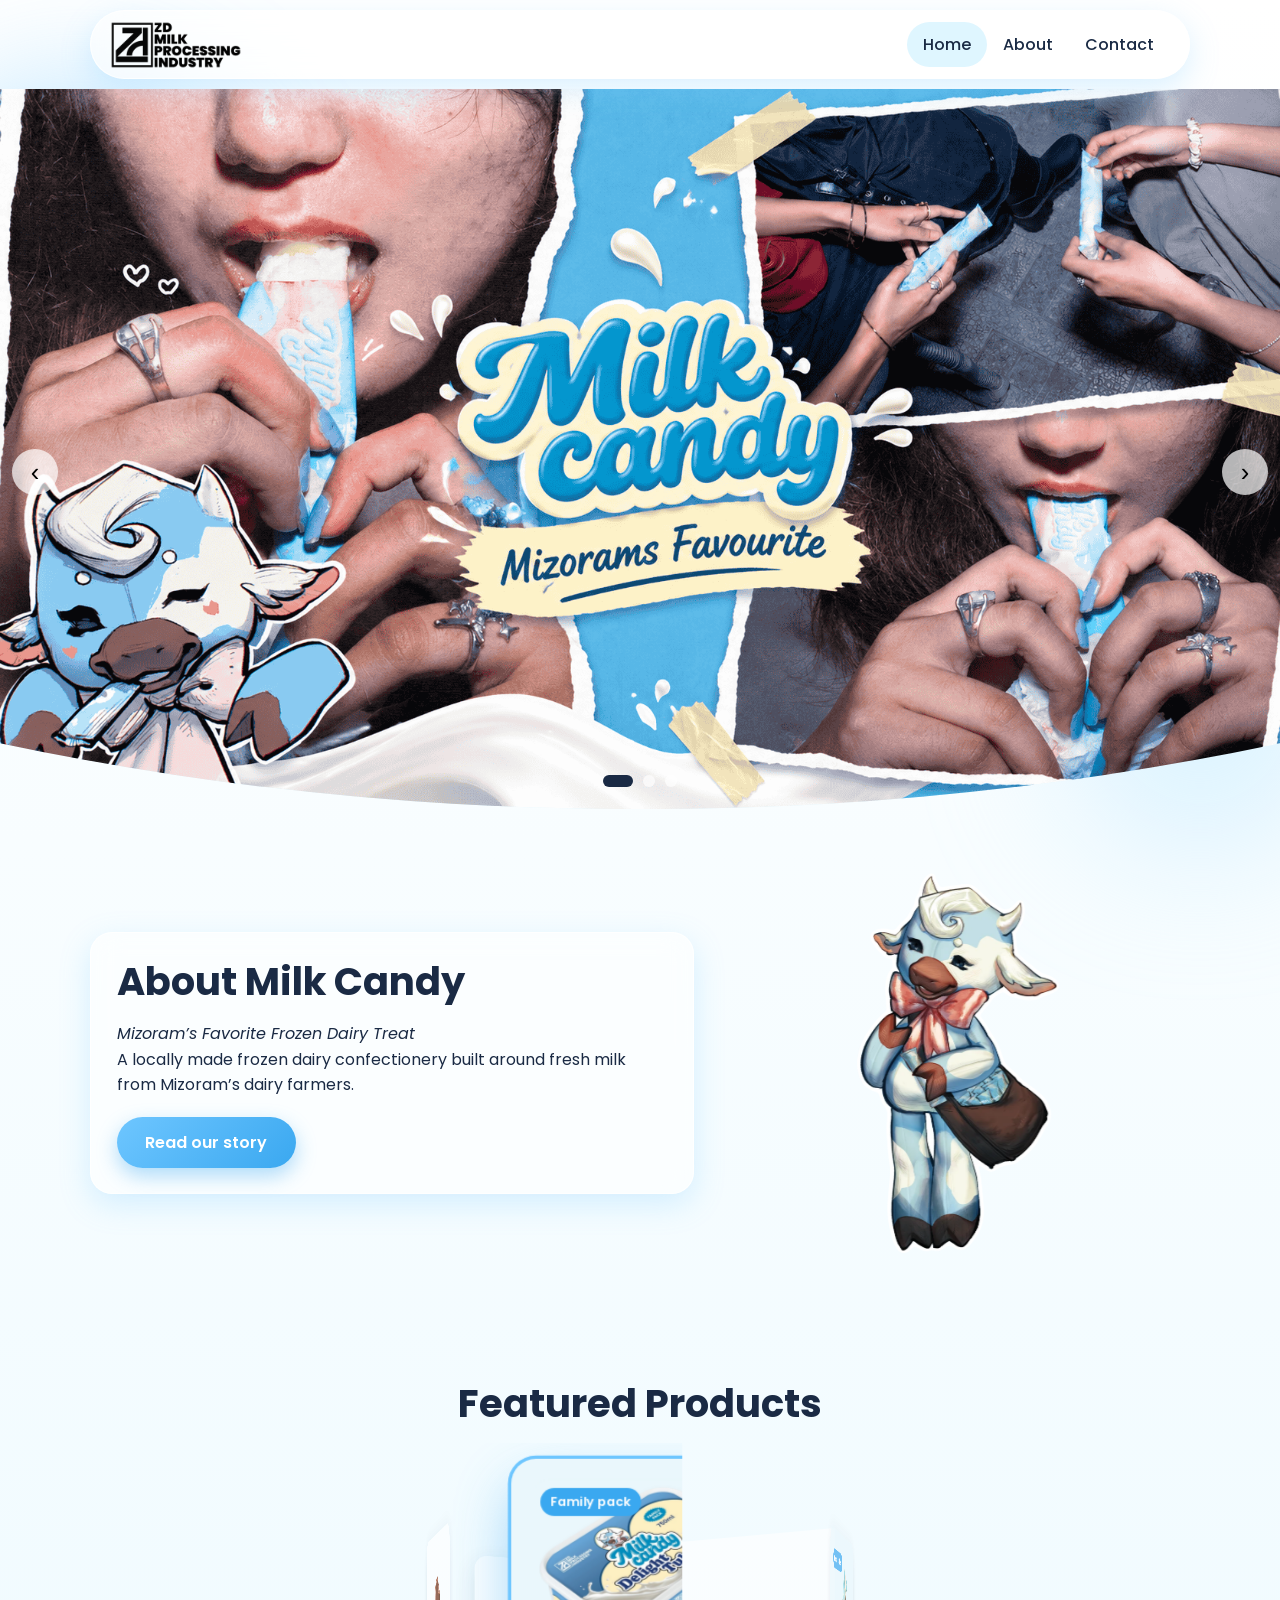
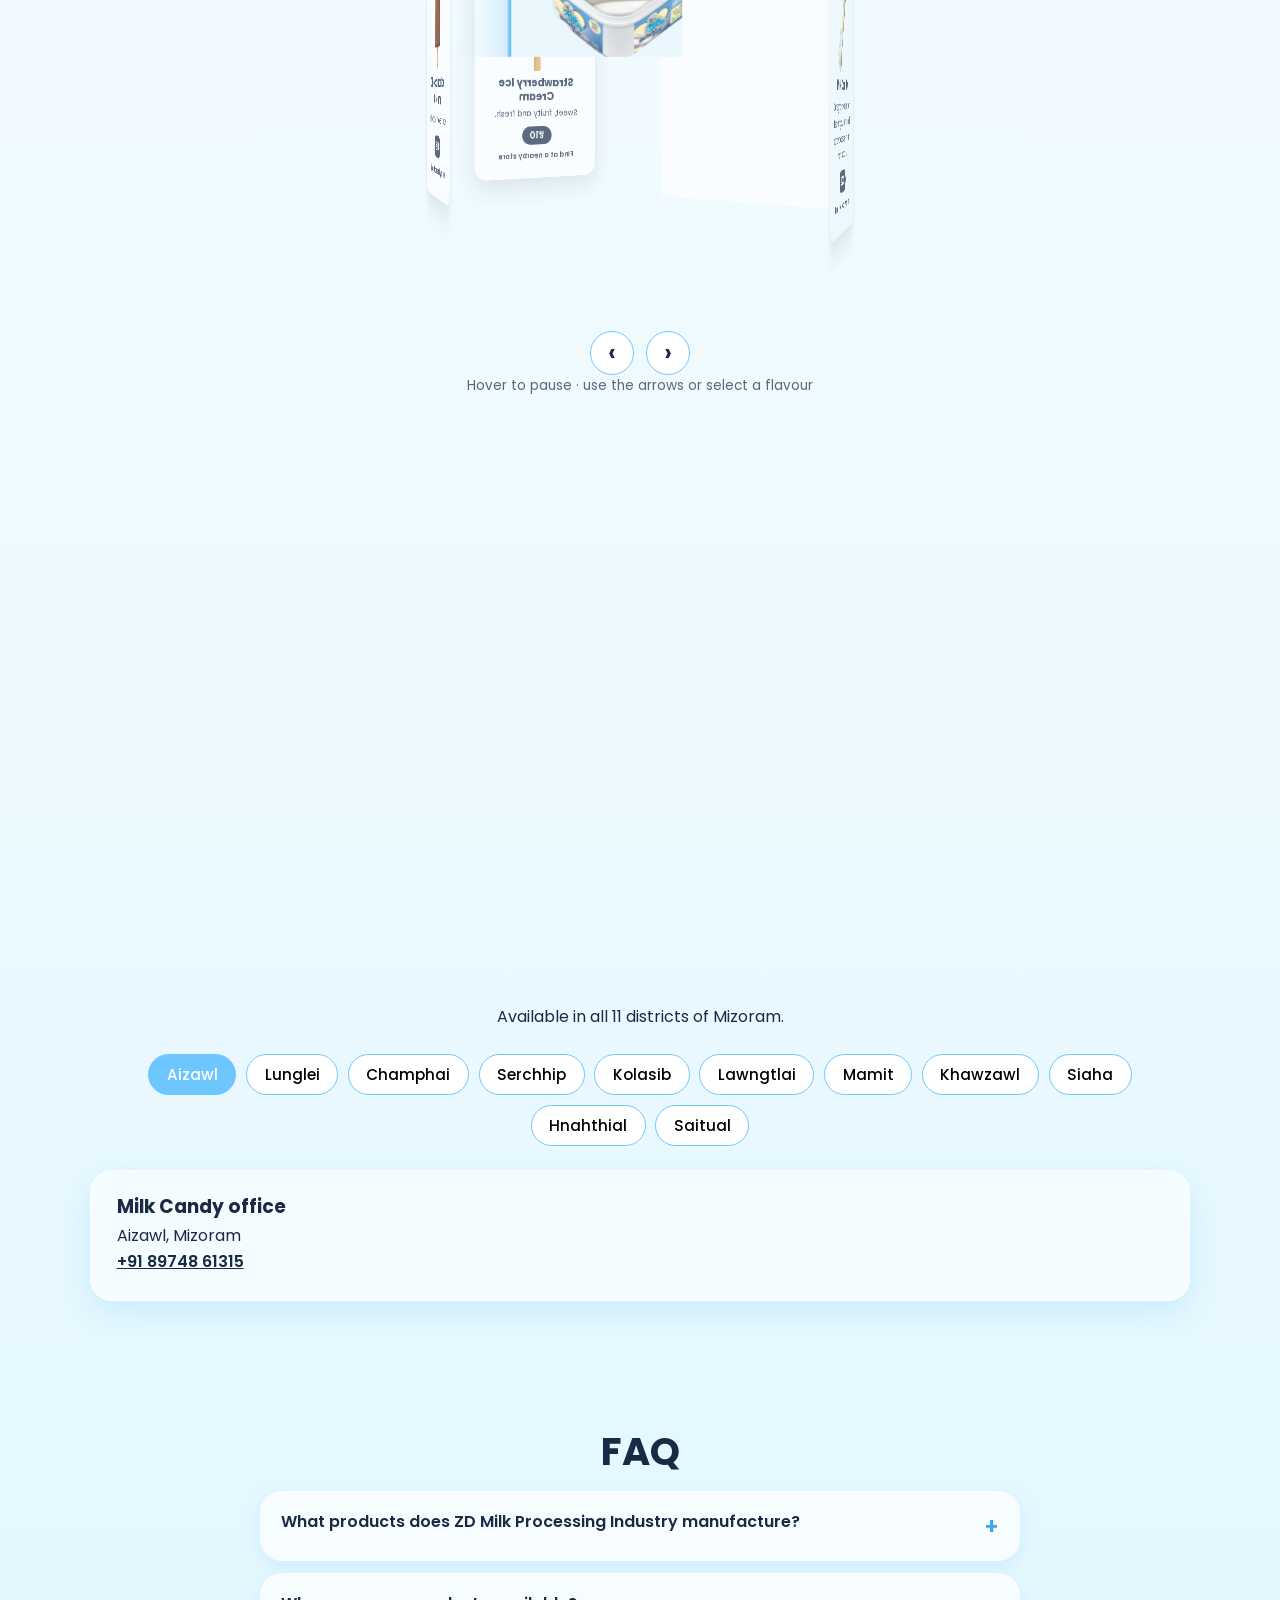
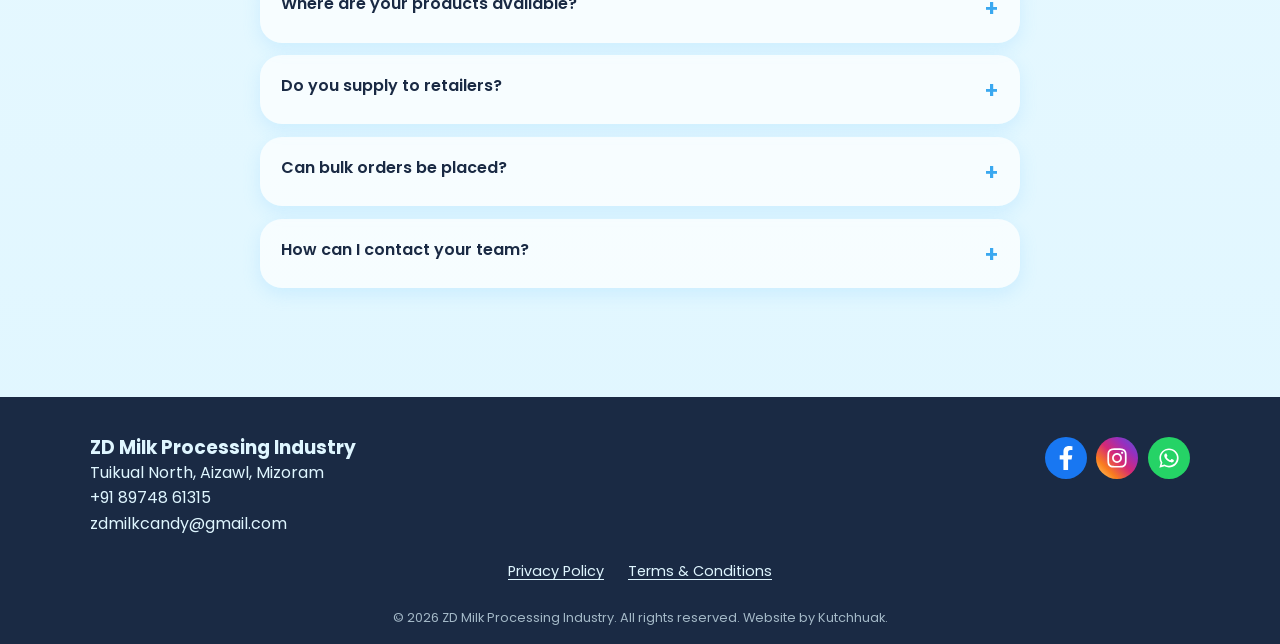
<file: index.html>
<!DOCTYPE html>
<html lang="en">
  <head>
    <meta charset="utf-8">
    <meta name="viewport" content="width=device-width, initial-scale=1">
    <title>Milk Candy Ice Cream in Mizoram | ZD Milk Processing Industry</title>
    <meta
      name="description"
      content="Discover Milk Candy ice cream, family tubs and classic flavours made by ZD Milk Processing Industry in Aizawl, Mizoram."
    >
    <meta name="robots" content="index, follow, max-image-preview:large">
    <link rel="canonical" href="https://zdmilk.in/">
    <meta property="og:type" content="website">
    <meta property="og:site_name" content="ZD Milk Processing Industry">
    <meta property="og:locale" content="en_IN">
    <meta property="og:title" content="Milk Candy Ice Cream in Mizoram | ZD Milk Processing Industry">
    <meta
      property="og:description"
      content="Discover Milk Candy ice cream, family tubs and classic flavours made by ZD Milk Processing Industry in Aizawl, Mizoram."
    >
    <meta property="og:url" content="https://zdmilk.in/">
    <meta property="og:image" content="https://zdmilk.in/image/mk.png">
    <meta property="og:image:width" content="1200">
    <meta property="og:image:height" content="630">
    <meta property="og:image:alt" content="ZD Milk Processing Industry product image">
    <meta name="twitter:card" content="summary_large_image">
    <meta name="twitter:title" content="Milk Candy Ice Cream in Mizoram | ZD Milk Processing Industry">
    <meta
      name="twitter:description"
      content="Discover Milk Candy ice cream, family tubs and classic flavours made by ZD Milk Processing Industry in Aizawl, Mizoram."
    >
    <meta name="twitter:image" content="https://zdmilk.in/image/mk.png">
    <link rel="icon" type="image/png" href="image/favicon.png">
    <link rel="apple-touch-icon" href="image/apple-touch-icon.png">
    <meta name="theme-color" content="#8CC8EC">
    <link rel="preconnect" href="https://fonts.googleapis.com">
    <link rel="preconnect" href="https://fonts.gstatic.com" crossorigin>
    <link
      href="https://fonts.googleapis.com/css2?family=Inter:wght@400;500;600&family=Plus+Jakarta+Sans:wght@400;500;600;700;800&family=Poppins:wght@400;500;600;700&display=swap"
      rel="stylesheet"
    >
    <link rel="stylesheet" href="style.css">
    <script type="application/ld+json">
      {
        "@context": "https://schema.org",
        "@graph": [
          {
            "@type": "LocalBusiness",
            "@id": "https://zdmilk.in/#business",
            "name": "ZD Milk Processing Industry",
            "description": "Ice cream manufacturer in Aizawl, Mizoram, and makers of Milk Candy ice cream.",
            "url": "https://zdmilk.in/",
            "logo": "https://zdmilk.in/image/logo.png",
            "image": "https://zdmilk.in/image/mk.png",
            "telephone": "+918974861315",
            "email": "zdmilkcandy@gmail.com",
            "priceRange": "INR 10-150",
            "address": {
              "@type": "PostalAddress",
              "streetAddress": "Tuikual North",
              "addressLocality": "Aizawl",
              "addressRegion": "Mizoram",
              "addressCountry": "IN"
            },
            "areaServed": {
              "@type": "AdministrativeArea",
              "name": "Mizoram"
            },
            "openingHoursSpecification": [
              {
                "@type": "OpeningHoursSpecification",
                "dayOfWeek": [
                  "Monday",
                  "Tuesday",
                  "Wednesday",
                  "Thursday",
                  "Friday"
                ],
                "opens": "09:00",
                "closes": "18:00"
              }
            ]
          },
          {
            "@type": "ItemList",
            "name": "Milk Candy ice cream range",
            "itemListElement": [
              {
                "@type": "ListItem",
                "position": 1,
                "item": {
                  "@type": "Product",
                  "name": "Delight Tub",
                  "image": "https://zdmilk.in/image/tub.webp",
                  "description": "Milk Candy ice cream in a 750ml family tub.",
                  "brand": {
                    "@type": "Brand",
                    "name": "Milk Candy"
                  },
                  "offers": {
                    "@type": "Offer",
                    "price": "150",
                    "priceCurrency": "INR",
                    "url": "https://zdmilk.in/#products"
                  }
                }
              },
              {
                "@type": "ListItem",
                "position": 2,
                "item": {
                  "@type": "Product",
                  "name": "Milk Candy",
                  "image": "https://zdmilk.in/image/milk-candy.png",
                  "description": "Signature ice cream featuring milk candy pieces in a creamy vanilla base.",
                  "brand": {
                    "@type": "Brand",
                    "name": "Milk Candy"
                  },
                  "offers": {
                    "@type": "Offer",
                    "price": "20",
                    "priceCurrency": "INR",
                    "url": "https://zdmilk.in/#products"
                  }
                }
              },
              {
                "@type": "ListItem",
                "position": 3,
                "item": {
                  "@type": "Product",
                  "name": "Vanilla Ice Cream",
                  "image": "https://zdmilk.in/image/vanilla.jpg",
                  "description": "Smooth and creamy vanilla ice cream.",
                  "brand": {
                    "@type": "Brand",
                    "name": "Milk Candy"
                  },
                  "offers": {
                    "@type": "Offer",
                    "price": "10",
                    "priceCurrency": "INR",
                    "url": "https://zdmilk.in/#products"
                  }
                }
              },
              {
                "@type": "ListItem",
                "position": 4,
                "item": {
                  "@type": "Product",
                  "name": "Strawberry Ice Cream",
                  "image": "https://zdmilk.in/image/strawberry.jpg",
                  "description": "Sweet, fruity and fresh strawberry ice cream.",
                  "brand": {
                    "@type": "Brand",
                    "name": "Milk Candy"
                  },
                  "offers": {
                    "@type": "Offer",
                    "price": "10",
                    "priceCurrency": "INR",
                    "url": "https://zdmilk.in/#products"
                  }
                }
              },
              {
                "@type": "ListItem",
                "position": 5,
                "item": {
                  "@type": "Product",
                  "name": "Chocolate Ice Cream",
                  "image": "https://zdmilk.in/image/chocolate.jpg",
                  "description": "Rich cocoa in every bite.",
                  "brand": {
                    "@type": "Brand",
                    "name": "Milk Candy"
                  },
                  "offers": {
                    "@type": "Offer",
                    "price": "10",
                    "priceCurrency": "INR",
                    "url": "https://zdmilk.in/#products"
                  }
                }
              }
            ]
          }
        ]
      }
    </script>
  </head>
  <body data-page="home">
    <div class="blob b1"></div>
    <div class="blob b2"></div>

    <div id="loader">
      <img class="loading-mascot" src="image/mascot-full.webp" alt="ZD Milk mascot loading">
    </div>
    <div id="prog"></div>

    <header class="nav glass">
      <a class="logo" href="index.html">
        <img src="image/logo.png" alt="ZD Milk Processing Industry">
      </a>
      <button id="burger" aria-label="Menu">☰</button>
      <nav id="menu">
        <a href="index.html" data-p="home">Home</a>
        <a href="about.html" data-p="about">About</a>
        <a href="contact.html" data-p="contact">Contact</a>
      </nav>
    </header>

    <main>
      <section class="hero" id="hero" aria-label="Milk Candy banners">

         <div class="slide">
          <img
            data-src="image/mk.png"
            alt="Milk Candy, Mizoram's favourite"
          >
        </div>
        <div
          class="slide on"
        >
          <img
            data-src="image/vurbawm.png"
            alt="Milk Candy ice cream collection"
          >
        </div>
        <div class="slide slide-tub">
          <img
            data-src="image/dtub.png"
            alt="Milk Candy family tub"
          >
          <div class="slide-caption">
            <p class="slide-eyebrow">A Taste of Happiness</p>
            <h1>
              A Little<br>
              <span>More Delight</span><br>
              in Every Scoop.
            </h1>
            <h3>Freshness. Creaminess. Happiness.</h3>
            <p>
              Enjoy the irresistible taste of Milk Candy Delight Tub, crafted
              to bring a little extra sweetness to every moment shared with
              family and friends.
            </p>
            <div class="slide-actions">
              <a class="slide-primary" href="#products">Explore Our Products</a>
              <a class="slide-secondary" href="about.html">Learn More</a>
            </div>
          </div>
        </div>
       
        <button class="ar l" id="pv">‹</button>
        <button class="ar r" id="nx">›</button>
        <div class="dots" id="dots"></div>
      </section>

      <section class="sec wrap intro">
        <div class="card glass rv">
          <h2>About Milk Candy</h2>
          <p>
          <i>Mizoram’s Favorite Frozen Dairy Treat</i></br>
A locally made frozen dairy confectionery built around fresh
milk from Mizoram’s dairy farmers.
          </p>
          <a class="btn" href="about.html">Read our story</a>
        </div>
        <figure class="illus mascot rv" tabindex="0">
          <img src="image/mascot-full.webp" alt="Milk Candy mascot">
          <figcaption>Want some Milk Candy?</figcaption>
        </figure>
      </section>

      <section class="sec" id="products">
        <div class="wrap">
          <h2 class="ct rv">Featured Products</h2>
        </div>
        <div class="stage" id="stage"></div>
        <div class="carousel-controls" aria-label="Featured product controls">
          <button type="button" id="product-prev" aria-label="Rotate products left">‹</button>
          <button type="button" id="product-next" aria-label="Rotate products right">›</button>
        </div>
        <p class="ct hint">
          Hover to pause · use the arrows or select a flavour
        </p>
      </section>

      <section class="sec wrap">
        <h2 class="ct rv">Why Choose Us</h2>
        <div class="grid">
          <div class="card glass rv">
            <b>✓</b>
            <h3>Quality Ingredients</h3>
            <p>Fresh milk and carefully chosen flavours.</p>
          </div>
          <div class="card glass rv">
            <b>✓</b>
            <h3>Hygienic Manufacturing</h3>
            <p>Clean, controlled production at every step.</p>
          </div>
          <div class="card glass rv">
            <b>✓</b>
            <h3>Fresh Daily Production</h3>
            <p>Made daily, delivered cold.</p>
          </div>
          <div class="card glass rv">
            <b>✓</b>
            <h3>Trusted in Mizoram</h3>
            <p>Loved by families and shops across the state.</p>
          </div>
          <div class="card glass rv">
            <b>✓</b>
            <h3>Customer Satisfaction</h3>
            <p>We listen and keep improving.</p>
          </div>
        </div>
      </section>

      <section class="sec wrap" id="distributors">
        <h2 class="ct rv">Find Your Distributor</h2>
        <p class="ct">
          Available in all 11 districts of Mizoram.
        </p>
        <div class="chips" id="chips"></div>
        <div class="dlist" id="dlist"></div>
      </section>

      <section class="sec wrap narrow">
        <h2 class="ct rv">FAQ</h2>
        <div class="fq">
          <button>
            What products does ZD Milk Processing Industry manufacture?<i>+</i>
          </button>
          <div class="fa">
            <p>
              We manufacture ice cream in four signature flavours: Vanilla,
              Chocolate, Strawberry and our special Milk Candy flavour. 
            </p>
          </div>
        </div>
        <div class="fq">
          <button>Where are your products available?<i>+</i></button>
          <div class="fa">
            <p>
              Through our distributors across all 11 districts of Mizoram. See
              the distributor section above.
            </p>
          </div>
        </div>
        <div class="fq">
          <button>Do you supply to retailers?<i>+</i></button>
          <div class="fa">
            <p>
              Yes. Retail shops, cafes and restaurants can stock our ice cream
              through a nearby distributor or directly from us.
            </p>
          </div>
        </div>
        <div class="fq">
          <button>Can bulk orders be placed?<i>+</i></button>
          <div class="fa">
            <p>
              Yes. Contact us with your quantity and delivery location and we
              will confirm availability and pricing.
            </p>
          </div>
        </div>
        <div class="fq">
          <button>How can I contact your team?<i>+</i></button>
          <div class="fa">
            <p>
              Call +91 89748 61315, email  zdmilkcandy@gmail.com or use the form on
              our Contact page.
            </p>
          </div>
        </div>
      </section>
    </main>

    <footer>
      <div class="wrap fgrid">
        <div>
          <h3>ZD Milk Processing Industry</h3>
          <p>Tuikual North, Aizawl, Mizoram</p>
          <p>+91 89748 61315</p>
          <p>zdmilkcandy@gmail.com</p>
        </div>
        <div class="soc">
          <a href="https://www.facebook.com/profile.php?id=61593426112956" aria-label="Facebook">
            <svg viewBox="0 0 320 512" aria-hidden="true" focusable="false"><path d="M279.14 288l14.22-92.66h-88.91v-60.13c0-25.35 12.42-50.06 52.24-50.06H297V6.26S260.43 0 225.36 0C152.77 0 105.47 44 105.47 123.92v71.42H25.62V288h79.85v224h98.98V288z"/></svg>
          </a>
          <a href="https://www.instagram.com/milkcandy.mizoram?utm_source=ig_web_button_share_sheet&amp;psln=ZDNlZDc0MzIxNw==" aria-label="Instagram">
            <svg viewBox="0 0 448 512" aria-hidden="true" focusable="false"><path d="M224.1 141c-63.6 0-114.9 51.3-114.9 114.9s51.3 114.9 114.9 114.9S339 319.5 339 255.9 287.7 141 224.1 141zm0 189.6c-41.2 0-74.7-33.5-74.7-74.7s33.5-74.7 74.7-74.7 74.7 33.5 74.7 74.7-33.5 74.7-74.7 74.7zm146.4-194.3c0 14.9-12 26.9-26.9 26.9s-26.9-12-26.9-26.9 12-26.9 26.9-26.9 26.9 12 26.9 26.9zm76.1 27.2c-1.7-35.9-9.9-67.7-36.2-93.9s-58-34.4-93.9-36.2c-37-2.1-147.9-2.1-184.9 0-35.9 1.7-67.7 9.9-93.9 36.1S3.3 127.5 1.6 163.4c-2.1 37-2.1 147.9 0 184.9 1.7 35.9 9.9 67.7 36.2 93.9s58 34.4 93.9 36.2c37 2.1 147.9 2.1 184.9 0 35.9-1.7 67.7-9.9 93.9-36.2s34.4-58 36.2-93.9c2.1-37 2.1-147.8 0-184.8zM398.8 388c-7.8 19.6-22.9 34.7-42.6 42.6-29.5 11.7-99.5 9-132.1 9s-102.7 2.6-132.1-9c-19.6-7.8-34.7-22.9-42.6-42.6-11.7-29.5-9-99.5-9-132.1s-2.6-102.7 9-132.1c7.8-19.6 22.9-34.7 42.6-42.6 29.5-11.7 99.5-9 132.1-9s102.7-2.6 132.1 9c19.6 7.8 34.7 22.9 42.6 42.6 11.7 29.5 9 99.5 9 132.1s2.7 102.7-9 132.1z"/></svg>
          </a>
          <a href="https://wa.me/918974861315" aria-label="WhatsApp">
            <svg viewBox="0 0 448 512" aria-hidden="true" focusable="false"><path d="M380.9 97.1C339 55.1 283.2 32 223.9 32 101.5 32 1.9 131.5 1.9 253.9c0 39.1 10.2 77.3 29.6 111L0 480l117.7-30.9c32.4 17.7 68.9 27 106.1 27h.1c122.3 0 224.1-99.6 224.1-222 0-59.3-25-115-67.1-157zm-157 341.6c-33.3 0-65.9-8.9-94.4-25.7l-6.8-4-69.8 18.3 18.6-68-4.4-7c-18.5-29.4-28.2-63.4-28.2-98.4C39 151.1 121.1 69 222.1 69c49 0 95 19.1 129.6 53.7 34.6 34.6 56.9 80.6 56.8 129.6 0 101.1-84.5 186.4-185.6 186.4zm101.7-139.8c-5.5-2.8-32.6-16.1-37.6-17.9-5-1.9-8.7-2.8-12.4 2.8-3.7 5.5-14.2 17.9-17.4 21.6-3.2 3.7-6.4 4.2-11.9 1.4-32.4-16.2-53.6-28.9-75-65.5-5.7-9.8 5.7-9.1 16.2-30.3 1.8-3.7.9-6.9-.5-9.7-1.4-2.8-12.4-29.8-17-40.8-4.5-10.7-9.1-9.3-12.4-9.5-3.2-.2-6.9-.2-10.6-.2s-9.7 1.4-14.7 6.9c-5 5.5-19.3 18.9-19.3 46s19.8 53.4 22.5 57.1c2.8 3.7 38.9 59.4 94.2 83.3 35 15.1 48.7 16.4 66.2 13.8 10.6-1.6 32.6-13.3 37.2-26.2 4.6-12.9 4.6-23.9 3.2-26.2-1.4-2.3-5-3.7-10.6-6.5z"/></svg>
          </a>
        </div>
      </div>
      <nav class="legal-links" aria-label="Legal">
        <a href="privacy.html">Privacy Policy</a>
        <a href="terms.html">Terms &amp; Conditions</a>
      </nav>
      <p class="copy">© 2026 ZD Milk Processing Industry. All rights reserved. Website by Kutchhuak.</p>
    </footer>

    <button id="top" aria-label="Back to top">↑</button>
    <script src="main.js"></script>
  </body>
</html>
</file>
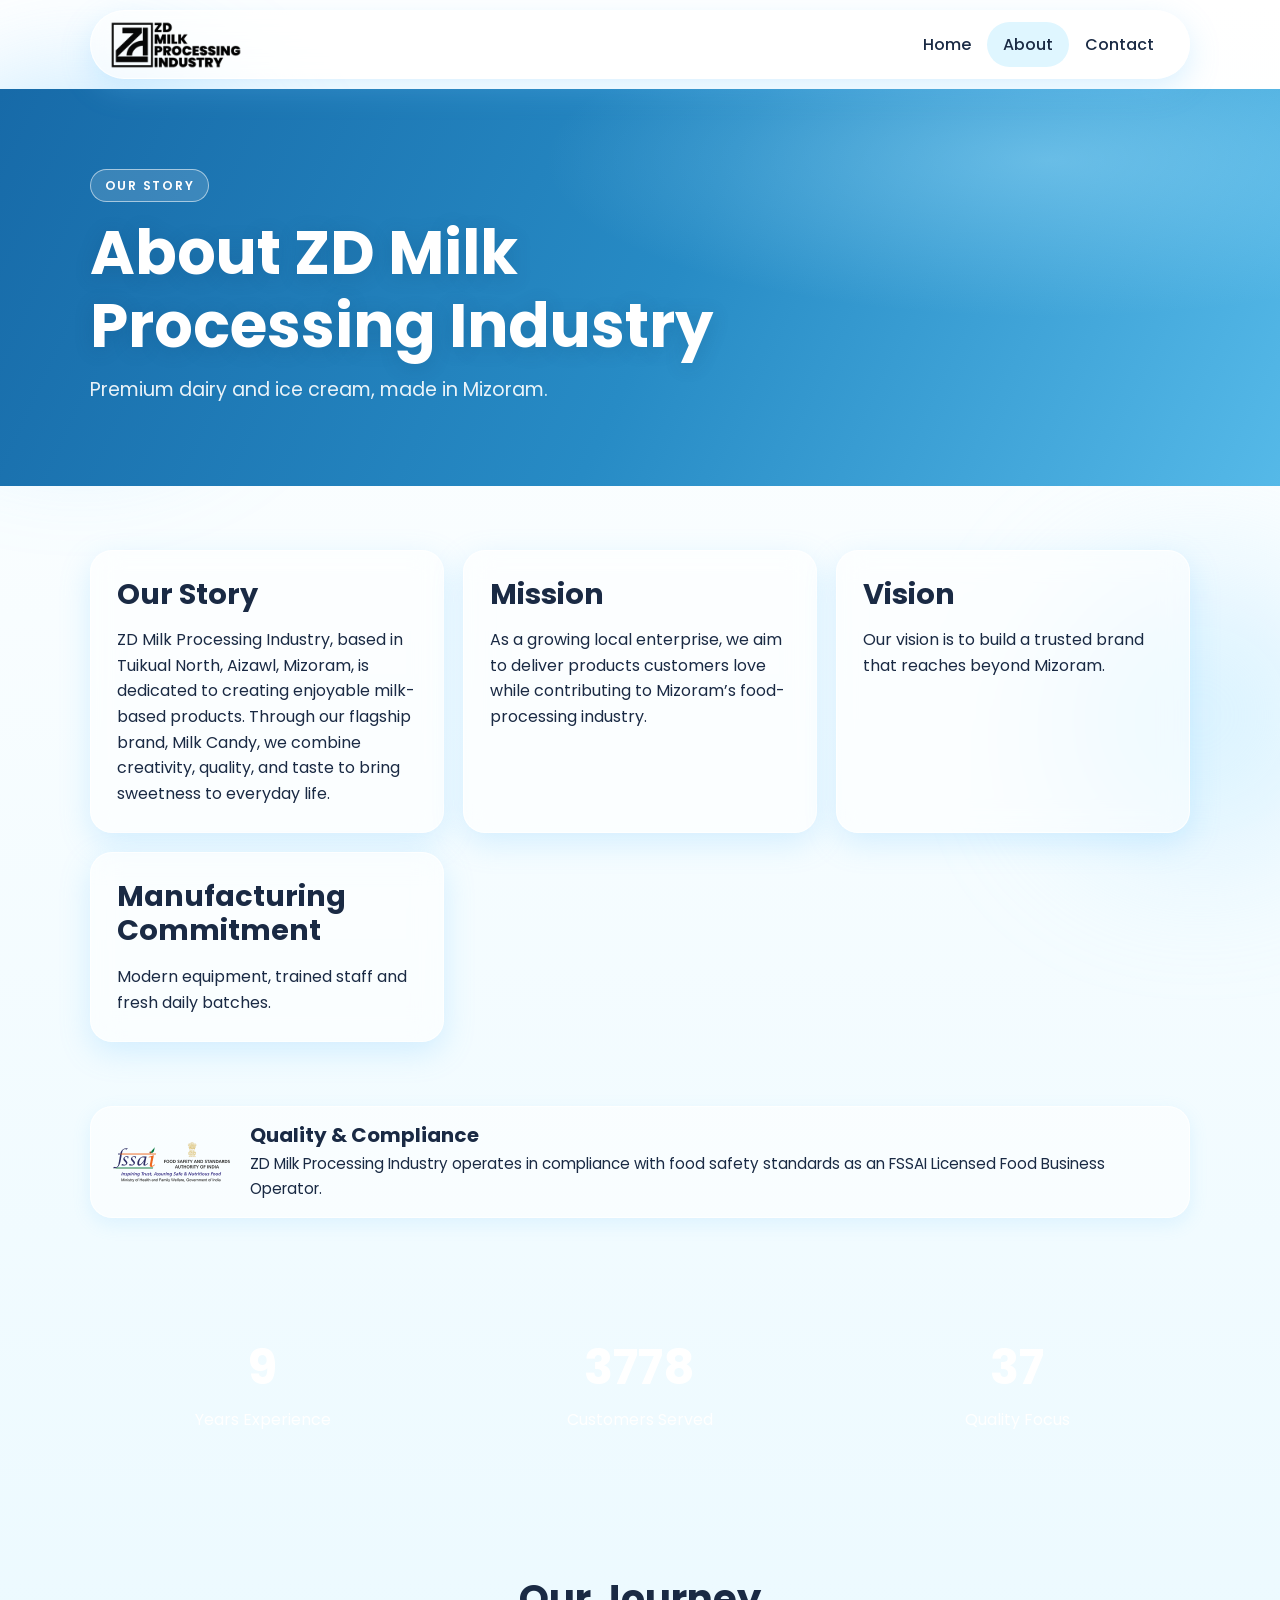
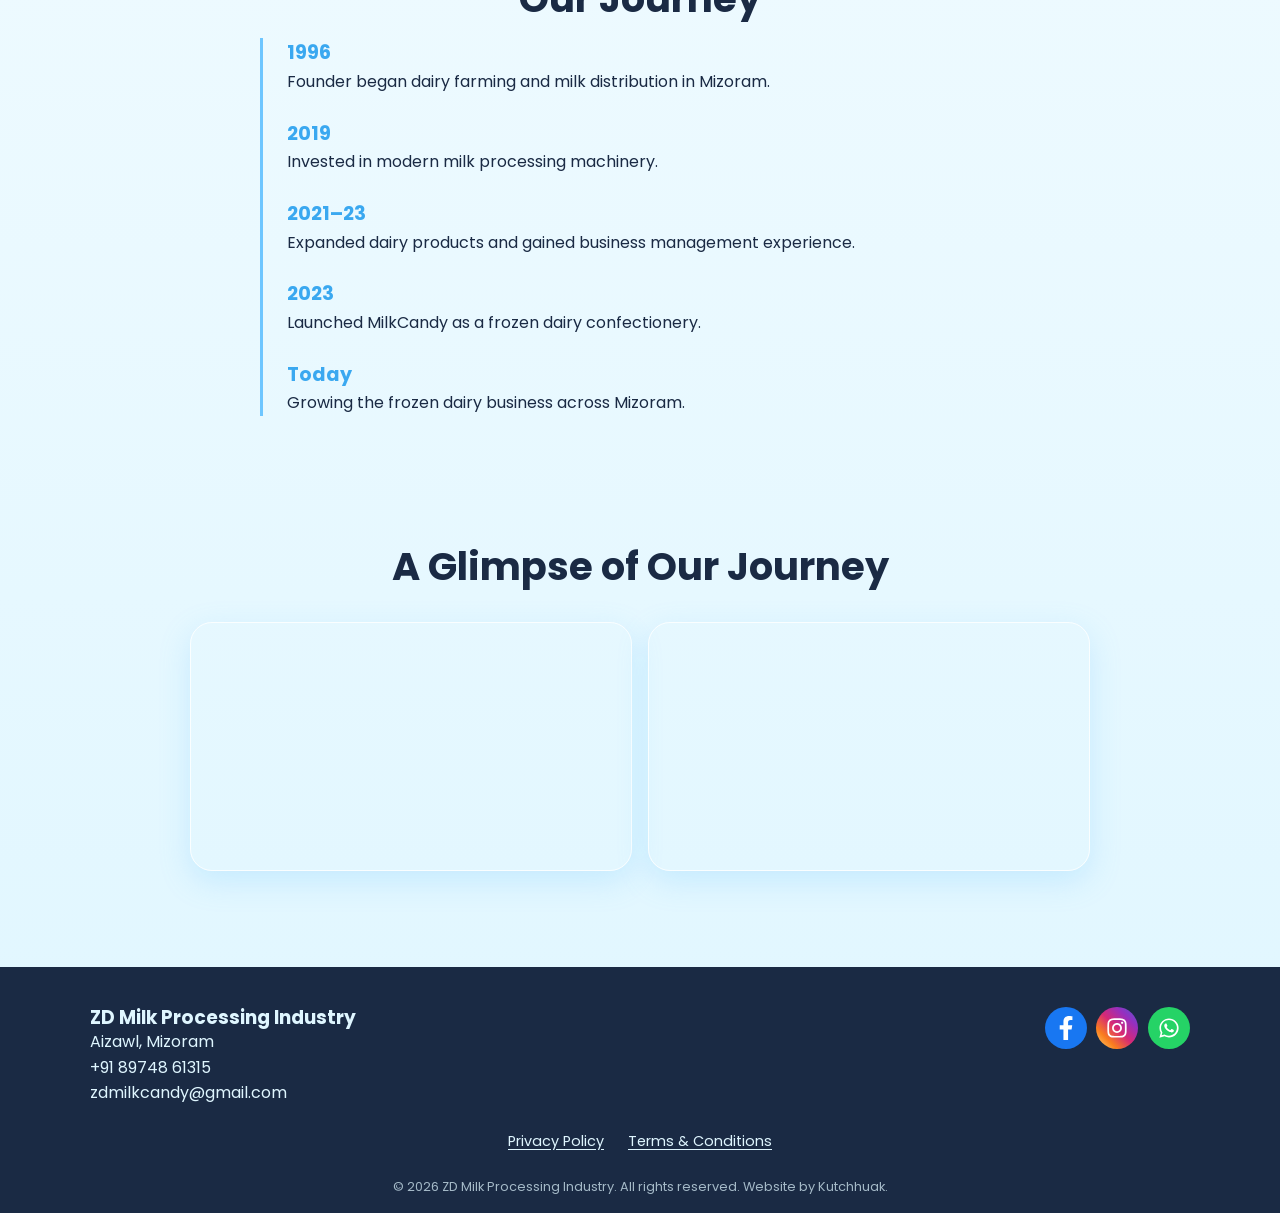
<file: about.html>
<!DOCTYPE html>
<html lang="en">
  <head>
    <meta charset="utf-8">
    <meta name="viewport" content="width=device-width, initial-scale=1">
    <title>About ZD Milk Processing Industry | Aizawl, Mizoram</title>
    <meta
      name="description"
      content="Learn about ZD Milk Processing Industry, the Aizawl-based maker of Milk Candy ice cream, our story, mission and commitment to quality."
    >
    <meta name="robots" content="index, follow, max-image-preview:large">
    <link rel="canonical" href="https://zdmilk.in/about.html">
    <meta property="og:type" content="website">
    <meta property="og:site_name" content="ZD Milk Processing Industry">
    <meta property="og:locale" content="en_IN">
    <meta property="og:title" content="About ZD Milk Processing Industry | Aizawl, Mizoram">
    <meta
      property="og:description"
      content="Learn about ZD Milk Processing Industry, the Aizawl-based maker of Milk Candy ice cream, our story, mission and commitment to quality."
    >
    <meta property="og:url" content="https://zdmilk.in/about.html">
    <meta property="og:image" content="https://zdmilk.in/image/mk.png">
    <meta property="og:image:width" content="1200">
    <meta property="og:image:height" content="630">
    <meta property="og:image:alt" content="ZD Milk Processing Industry product image">
    <meta name="twitter:card" content="summary_large_image">
    <meta name="twitter:title" content="About ZD Milk Processing Industry | Aizawl, Mizoram">
    <meta
      name="twitter:description"
      content="Learn about ZD Milk Processing Industry, the Aizawl-based maker of Milk Candy ice cream, our story, mission and commitment to quality."
    >
    <meta name="twitter:image" content="https://zdmilk.in/image/mk.png">
    <link rel="icon" type="image/png" href="image/favicon.png">
    <link rel="apple-touch-icon" href="image/apple-touch-icon.png">
    <meta name="theme-color" content="#8CC8EC">
    <link rel="preconnect" href="https://fonts.googleapis.com">
    <link
      href="https://fonts.googleapis.com/css2?family=Poppins:wght@400;500;600;700&display=swap"
      rel="stylesheet"
    >
    <link rel="stylesheet" href="style.css">
    <script type="application/ld+json">
      {
        "@context": "https://schema.org",
        "@type": "AboutPage",
        "name": "About ZD Milk Processing Industry",
        "description": "Learn about ZD Milk Processing Industry, the Aizawl-based maker of Milk Candy ice cream, our story, mission and commitment to quality.",
        "url": "https://zdmilk.in/about.html",
        "inLanguage": "en-IN",
        "about": {
          "@id": "https://zdmilk.in/#business"
        }
      }
    </script>
  </head>
  <body data-page="about">
    <div class="blob b1"></div>
    <div class="blob b2"></div>

    <div id="loader">
      <img class="loading-mascot" src="image/mascot-full.webp" alt="ZD Milk mascot loading">
    </div>
    <div id="prog"></div>

    <header class="nav glass">
      <a class="logo" href="index.html">
        <img src="image/logo.png" alt="ZD Milk Processing Industry">
      </a>
      <button id="burger" aria-label="Menu">☰</button>
      <nav id="menu">
        <a href="index.html" data-p="home">Home</a>
        <a href="about.html" data-p="about">About</a>
        <a href="contact.html" data-p="contact">Contact</a>
      </nav>
    </header>

    <main>
      <section class="phero">
        <div class="wrap rv">
          <span class="phero-kicker">Our story</span>
          <h1>About ZD Milk Processing Industry</h1>
          <p>Premium dairy and ice cream, made in Mizoram.</p>
        </div>
      </section>

      <section class="sec wrap grid2">
        <div class="card glass rv">
          <h2>Our Story</h2>
          <p>
           ZD Milk Processing Industry, based in Tuikual North, Aizawl, Mizoram, is dedicated to creating enjoyable milk-based products. Through our flagship brand, Milk Candy, we combine creativity, quality, and taste to bring sweetness to everyday life.</p>
        </div>
        <div class="card glass rv">
          <h2>Mission</h2>
          <p>
            As a growing local enterprise, we aim to deliver products customers love while contributing to Mizoram’s food-processing industry.
          </p>
        </div>
        <div class="card glass rv">
          <h2>Vision</h2>
          <p>Our vision is to build a trusted brand that reaches beyond Mizoram.</p>
        </div>
        <div class="card glass rv">
          <h2>Manufacturing Commitment</h2>
          <p>Modern equipment, trained staff and fresh daily batches.</p>
        </div>

      </section>

      <section class="compliance-block wrap" aria-labelledby="compliance-heading">
        <img src="image/fssai-logo.png" alt="FSSAI logo" width="234" height="80">
        <div class="compliance-copy">
          <h2 id="compliance-heading">Quality &amp; Compliance</h2>
          <p>ZD Milk Processing Industry operates in compliance with food safety standards as an FSSAI Licensed Food Business Operator.</p>
        </div>
      </section>

      <section class="plx">
        <div class="wrap stats">
          <div>
            <b data-n="25" data-s="+">0</b>
            <span>Years Experience</span>
          </div>
          <div>
            <b data-n="10000" data-s="+">0</b>
            <span>Customers Served</span>
          </div>
          <div>
            <b data-n="100" data-s="%">0</b>
            <span>Quality Focus</span>
          </div>
        </div>
      </section>

      <section class="sec wrap narrow">
        <h2 class="ct rv">Our Journey</h2>
        <div class="tl">
          <div class="rv">
            <b>1996</b>
            <p>Founder began dairy farming and milk
               distribution in Mizoram.</p>
          </div>
          <div class="rv">
            <b>2019</b>
            <p>Invested in modern milk processing machinery.</p>
          </div>
          <div class="rv">
            <b>2021–23</b>
            <p>Expanded dairy products
             and gained business management experience.</p>
          </div>
          <div class="rv">
            <b>2023</b>
            <p>Launched MilkCandy as a frozen dairy confectionery.</p>
          </div>
            <div class="rv">
            <b>Today</b>
            <p>Growing the frozen dairy business across Mizoram.</p>
          </div>
        </div>
      </section>

      <section class="sec wrap narrow about-video">
        <h2 class="ct rv">A Glimpse of Our Journey</h2>
        <div
          class="video-frame rv"
          data-video-url="https://www.youtube.com/embed/6hP-m4a0yMA"
          data-video-title="A glimpse of ZD Milk Processing Industry's journey"
        >
          <a
            class="video-fallback"
            href="https://www.youtube.com/watch?v=6hP-m4a0yMA"
            target="_blank"
            rel="noopener noreferrer"
          >
            <img src="https://i.ytimg.com/vi/6hP-m4a0yMA/hqdefault.jpg" alt="Watch A Glimpse of Our Journey on YouTube">
            <span>Watch on YouTube</span>
          </a>
        </div>
        <div
          class="video-frame rv"
          data-video-url="https://www.youtube.com/embed/JprgniUpoSs?si=P2jqEo4HMjdUoOEu"
          data-video-title="YouTube video player"
        >
          <a
            class="video-fallback"
            href="https://www.youtube.com/watch?v=JprgniUpoSs"
            target="_blank"
            rel="noopener noreferrer"
          >
            <img src="https://i.ytimg.com/vi/JprgniUpoSs/hqdefault.jpg" alt="Watch the additional video on YouTube">
            <span>Watch on YouTube</span>
          </a>
        </div>
      </section>
      <script>
        if (window.location.protocol !== "file:") {
          document.querySelectorAll(".about-video .video-frame").forEach((videoPlayer) => {
            const videoFrame = document.createElement("iframe");
            videoFrame.src = videoPlayer.dataset.videoUrl;
            videoFrame.title = videoPlayer.dataset.videoTitle;
            videoFrame.allow = "accelerometer; autoplay; clipboard-write; encrypted-media; gyroscope; picture-in-picture; web-share";
            videoFrame.referrerPolicy = "strict-origin-when-cross-origin";
            videoFrame.allowFullscreen = true;
            videoFrame.loading = "lazy";
            videoPlayer.replaceChildren(videoFrame);
          });
        }
      </script>
    </main>

    <footer>
      <div class="wrap fgrid">
        <div>
          <h3>ZD Milk Processing Industry</h3>
          <p>Aizawl, Mizoram</p>
          <p>+91 89748 61315</p>
          <p> zdmilkcandy@gmail.com</p>
        </div>
        <div class="soc">
          <a href="https://www.facebook.com/profile.php?id=61593426112956" aria-label="Facebook">
            <svg viewBox="0 0 320 512" aria-hidden="true" focusable="false"><path d="M279.14 288l14.22-92.66h-88.91v-60.13c0-25.35 12.42-50.06 52.24-50.06H297V6.26S260.43 0 225.36 0C152.77 0 105.47 44 105.47 123.92v71.42H25.62V288h79.85v224h98.98V288z"/></svg>
          </a>
          <a href="https://www.instagram.com/milkcandy.mizoram?utm_source=ig_web_button_share_sheet&amp;psln=ZDNlZDc0MzIxNw==" aria-label="Instagram">
            <svg viewBox="0 0 448 512" aria-hidden="true" focusable="false"><path d="M224.1 141c-63.6 0-114.9 51.3-114.9 114.9s51.3 114.9 114.9 114.9S339 319.5 339 255.9 287.7 141 224.1 141zm0 189.6c-41.2 0-74.7-33.5-74.7-74.7s33.5-74.7 74.7-74.7 74.7 33.5 74.7 74.7-33.5 74.7-74.7 74.7zm146.4-194.3c0 14.9-12 26.9-26.9 26.9s-26.9-12-26.9-26.9 12-26.9 26.9-26.9 26.9 12 26.9 26.9zm76.1 27.2c-1.7-35.9-9.9-67.7-36.2-93.9s-58-34.4-93.9-36.2c-37-2.1-147.9-2.1-184.9 0-35.9 1.7-67.7 9.9-93.9 36.1S3.3 127.5 1.6 163.4c-2.1 37-2.1 147.9 0 184.9 1.7 35.9 9.9 67.7 36.2 93.9s58 34.4 93.9 36.2c37 2.1 147.9 2.1 184.9 0 35.9-1.7 67.7-9.9 93.9-36.2s34.4-58 36.2-93.9c2.1-37 2.1-147.8 0-184.8zM398.8 388c-7.8 19.6-22.9 34.7-42.6 42.6-29.5 11.7-99.5 9-132.1 9s-102.7 2.6-132.1-9c-19.6-7.8-34.7-22.9-42.6-42.6-11.7-29.5-9-99.5-9-132.1s-2.6-102.7 9-132.1c7.8-19.6 22.9-34.7 42.6-42.6 29.5-11.7 99.5-9 132.1-9s102.7-2.6 132.1 9c19.6 7.8 34.7 22.9 42.6 42.6 11.7 29.5 9 99.5 9 132.1s2.7 102.7-9 132.1z"/></svg>
          </a>
          <a href="https://wa.me/918974861315" aria-label="WhatsApp">
            <svg viewBox="0 0 448 512" aria-hidden="true" focusable="false"><path d="M380.9 97.1C339 55.1 283.2 32 223.9 32 101.5 32 1.9 131.5 1.9 253.9c0 39.1 10.2 77.3 29.6 111L0 480l117.7-30.9c32.4 17.7 68.9 27 106.1 27h.1c122.3 0 224.1-99.6 224.1-222 0-59.3-25-115-67.1-157zm-157 341.6c-33.3 0-65.9-8.9-94.4-25.7l-6.8-4-69.8 18.3 18.6-68-4.4-7c-18.5-29.4-28.2-63.4-28.2-98.4C39 151.1 121.1 69 222.1 69c49 0 95 19.1 129.6 53.7 34.6 34.6 56.9 80.6 56.8 129.6 0 101.1-84.5 186.4-185.6 186.4zm101.7-139.8c-5.5-2.8-32.6-16.1-37.6-17.9-5-1.9-8.7-2.8-12.4 2.8-3.7 5.5-14.2 17.9-17.4 21.6-3.2 3.7-6.4 4.2-11.9 1.4-32.4-16.2-53.6-28.9-75-65.5-5.7-9.8 5.7-9.1 16.2-30.3 1.8-3.7.9-6.9-.5-9.7-1.4-2.8-12.4-29.8-17-40.8-4.5-10.7-9.1-9.3-12.4-9.5-3.2-.2-6.9-.2-10.6-.2s-9.7 1.4-14.7 6.9c-5 5.5-19.3 18.9-19.3 46s19.8 53.4 22.5 57.1c2.8 3.7 38.9 59.4 94.2 83.3 35 15.1 48.7 16.4 66.2 13.8 10.6-1.6 32.6-13.3 37.2-26.2 4.6-12.9 4.6-23.9 3.2-26.2-1.4-2.3-5-3.7-10.6-6.5z"/></svg>
          </a>
        </div>
      </div>
      <nav class="legal-links" aria-label="Legal">
        <a href="privacy.html">Privacy Policy</a>
        <a href="terms.html">Terms &amp; Conditions</a>
      </nav>
      <p class="copy">© 2026 ZD Milk Processing Industry. All rights reserved. Website by Kutchhuak.</p>
    </footer>

    <button id="top" aria-label="Back to top">↑</button>
    <script src="main.js"></script>
  </body>
</html>
</file>
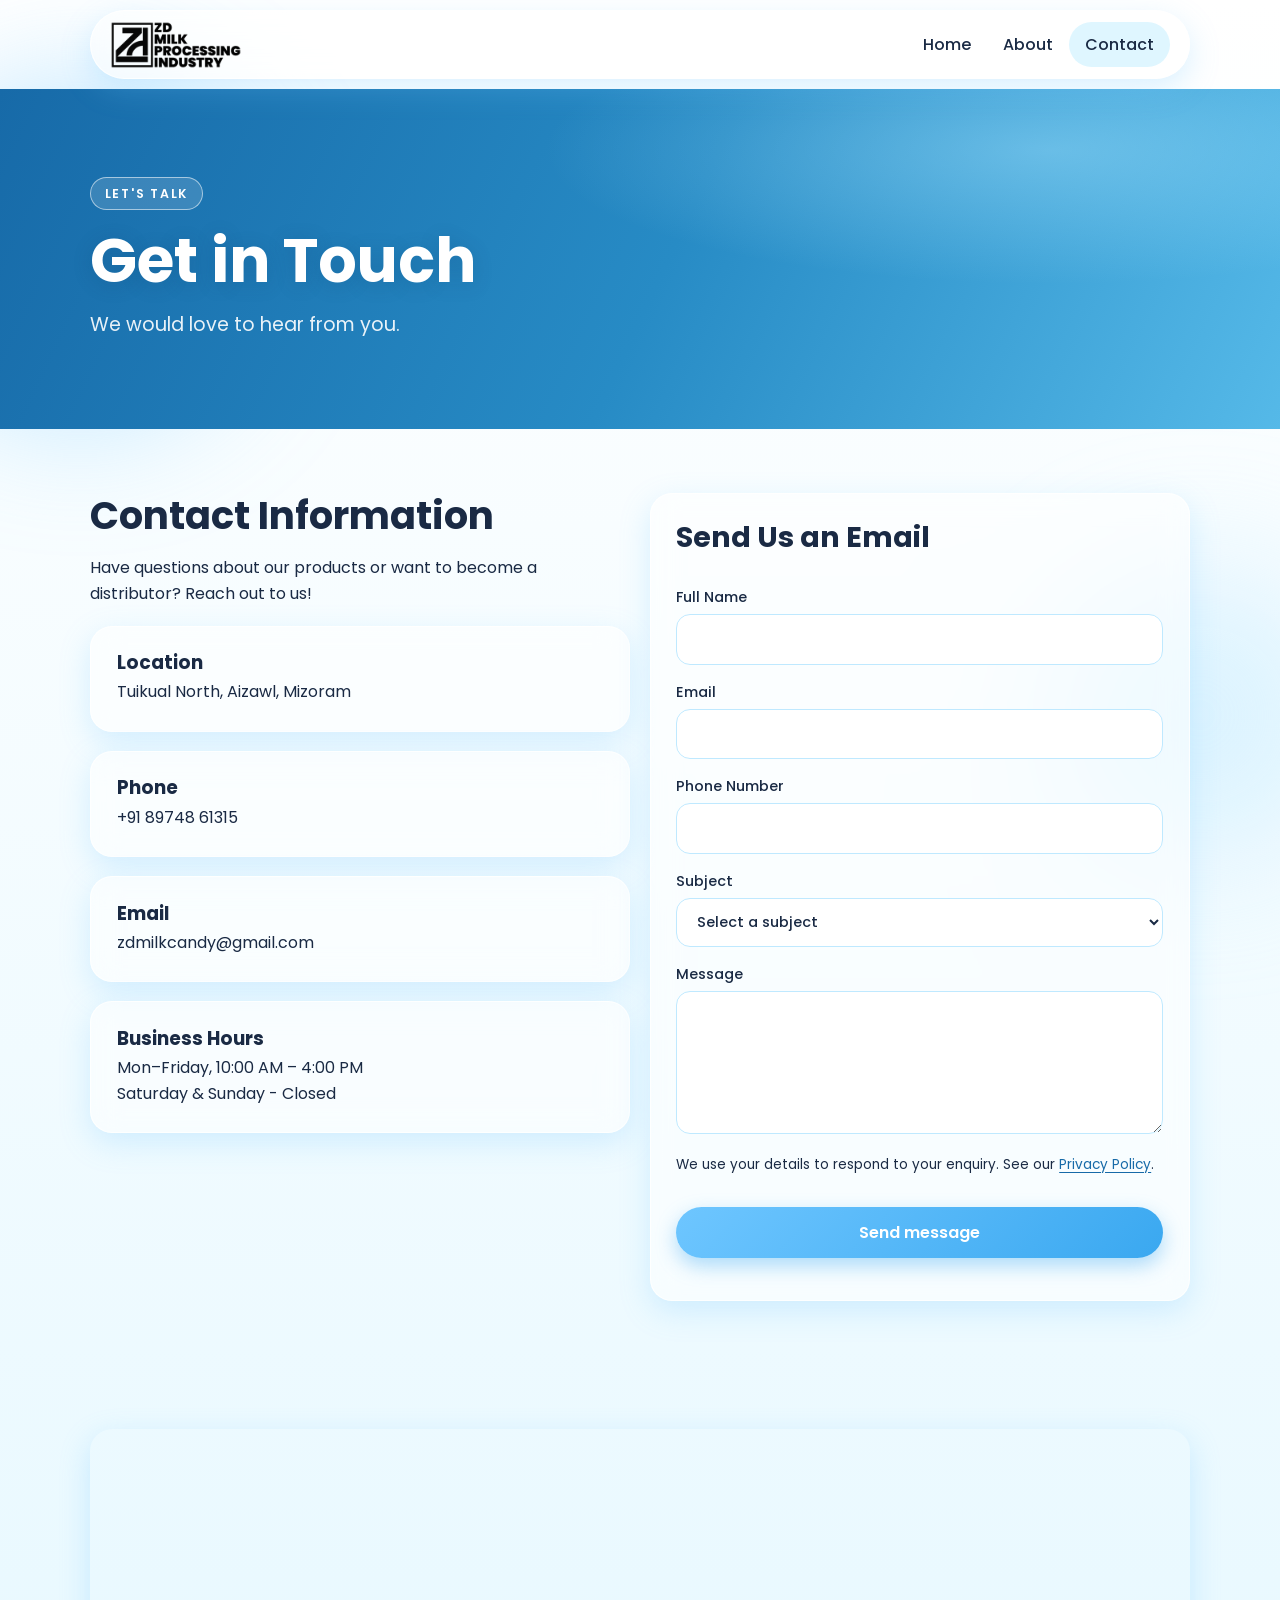
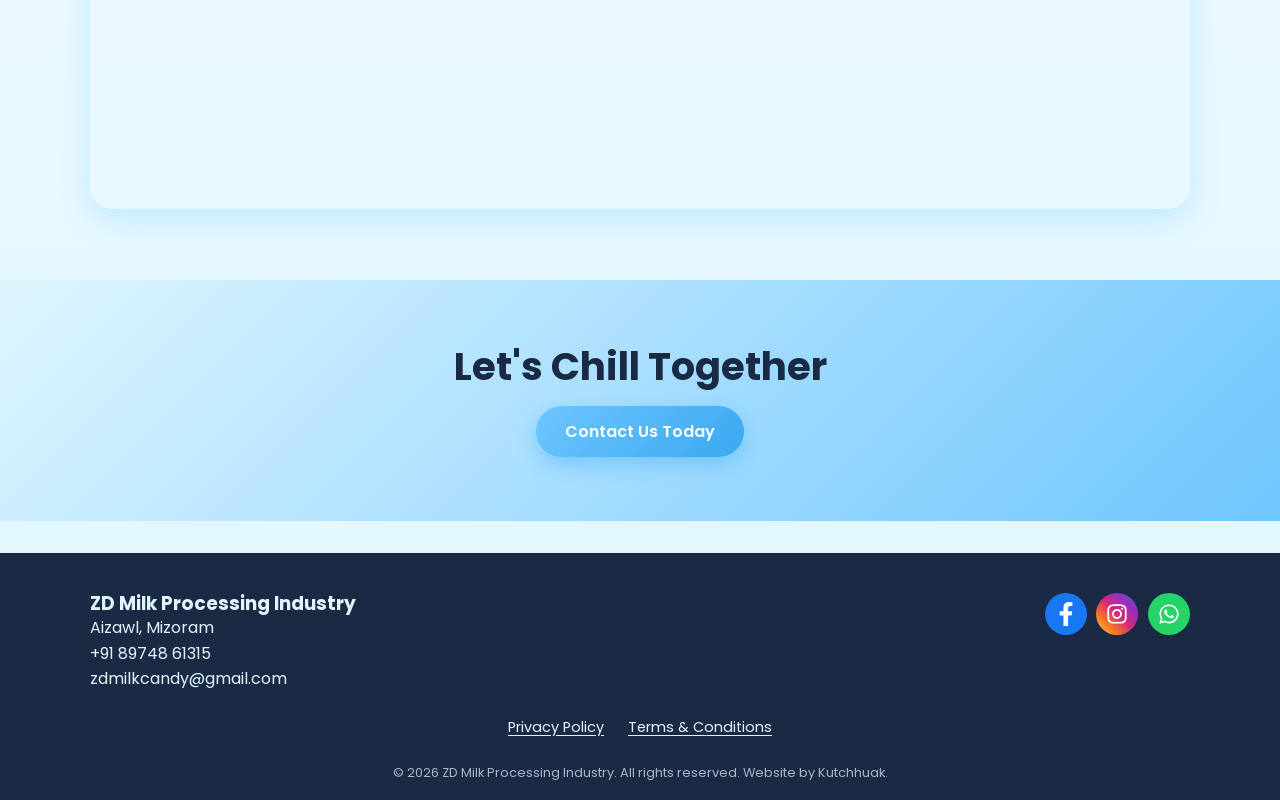
<file: contact.html>
<!DOCTYPE html>
<html lang="en">
  <head>
    <meta charset="utf-8">
    <meta name="viewport" content="width=device-width, initial-scale=1">
    <title>Contact ZD Milk Processing Industry | Aizawl, Mizoram</title>
    <meta
      name="description"
      content="Contact ZD Milk Processing Industry in Aizawl, Mizoram. Call, email or message us about Milk Candy ice cream, products and distribution."
    >
    <meta name="robots" content="index, follow, max-image-preview:large">
    <link rel="canonical" href="https://zdmilk.in/contact.html">
    <meta property="og:type" content="website">
    <meta property="og:site_name" content="ZD Milk Processing Industry">
    <meta property="og:locale" content="en_IN">
    <meta property="og:title" content="Contact ZD Milk Processing Industry | Aizawl, Mizoram">
    <meta
      property="og:description"
      content="Contact ZD Milk Processing Industry in Aizawl, Mizoram. Call, email or message us about Milk Candy ice cream, products and distribution."
    >
    <meta property="og:url" content="https://zdmilk.in/contact.html">
    <meta property="og:image" content="https://zdmilk.in/image/mk.png">
    <meta property="og:image:width" content="1200">
    <meta property="og:image:height" content="630">
    <meta property="og:image:alt" content="ZD Milk Processing Industry product image">
    <meta name="twitter:card" content="summary_large_image">
    <meta name="twitter:title" content="Contact ZD Milk Processing Industry | Aizawl, Mizoram">
    <meta
      name="twitter:description"
      content="Contact ZD Milk Processing Industry in Aizawl, Mizoram. Call, email or message us about Milk Candy ice cream, products and distribution."
    >
    <meta name="twitter:image" content="https://zdmilk.in/image/mk.png">
    <link rel="icon" type="image/png" href="image/favicon.png">
    <link rel="apple-touch-icon" href="image/apple-touch-icon.png">
    <meta name="theme-color" content="#8CC8EC">
    <link rel="preconnect" href="https://fonts.googleapis.com">
    <link
      href="https://fonts.googleapis.com/css2?family=Poppins:wght@400;500;600;700&display=swap"
      rel="stylesheet"
    >
    <link rel="stylesheet" href="style.css">
    <script type="application/ld+json">
      {
        "@context": "https://schema.org",
        "@type": "ContactPage",
        "name": "Contact ZD Milk Processing Industry",
        "description": "Contact ZD Milk Processing Industry in Aizawl, Mizoram. Call, email or message us about Milk Candy ice cream, products and distribution.",
        "url": "https://zdmilk.in/contact.html",
        "inLanguage": "en-IN",
        "about": {
          "@id": "https://zdmilk.in/#business"
        }
      }
    </script>
  </head>
  <body data-page="contact">
    <div class="blob b1"></div>
    <div class="blob b2"></div>

    <div id="loader">
      <img class="loading-mascot" src="image/mascot-full.webp" alt="ZD Milk mascot loading">
    </div>
    <div id="prog"></div>

    <header class="nav glass">
      <a class="logo" href="index.html">
        <img src="image/logo.png" alt="ZD Milk Processing Industry">
      </a>
      <button id="burger" aria-label="Menu">☰</button>
      <nav id="menu">
        <a href="index.html" data-p="home">Home</a>
        <a href="about.html" data-p="about">About</a>
        <a href="contact.html" data-p="contact">Contact</a>
      </nav>
    </header>

    <main>
      <section class="phero">
        <div class="wrap rv">
          <span class="phero-kicker">Let's talk</span>
          <h1>Get in Touch</h1>
          <p>We would love to hear from you.</p>
        </div>
      </section>

      <section class="sec wrap grid2">
        <div>
          <h2>Contact Information</h2>
          <p>Have questions about our products or want to become a distributor? Reach out to us!</p>
          <div class="info contact-info" style="grid-template-columns: 1fr">
            <div class="card glass">
              <h3>Location</h3>
              <p>Tuikual North, Aizawl, Mizoram</p>
            </div>
            <div class="card glass">
              <h3>Phone</h3>
              <p>+91 89748 61315</p>
            </div>
            <div class="card glass">
              <h3>Email</h3>
              <p>zdmilkcandy@gmail.com</p>
            </div>
            <div class="card glass">
              <h3>Business Hours</h3>
              <p>Mon–Friday, 10:00 AM – 4:00 PM<br>Saturday & Sunday - Closed</p>
            </div>
          </div>
        </div>

        <form
          id="cf"
          class="card glass"
          method="POST"
          action="https://api.web3forms.com/submit"
        >
          <h2>Send Us an Email</h2>
          <input
            type="hidden"
            name="access_key"
            value="de4c63bc-c02e-4a20-af34-ac16032f7b4b"
          >
          <input type="checkbox" name="botcheck" hidden>
          <label>
            Full Name
            <input name="name" required>
          </label>
          <label>
            Email
            <input type="email" name="email" required>
          </label>
          <label>
            Phone Number
            <input type="tel" name="phone">
          </label>
          <label>
            Subject
            <select name="subject" required>
              <option value="">Select a subject</option>
              <option value="general">General Inquiry</option>
              <option value="product">Product Information</option>
              <option value="distribution">Become a Distributor</option>
              <option value="feedback">Feedback</option>
              <option value="other">Other</option>
            </select>
          </label>
          <label>
            Message
            <textarea name="message" rows="5" required></textarea>
          </label>
          <p class="form-privacy-note">
            We use your details to respond to your enquiry.
            See our <a href="privacy.html">Privacy Policy</a>.
          </p>
          <button class="btn" id="sb">Send message</button>
          <p id="msg" role="status"></p>
        </form>
      </section>

      <section class="sec wrap">
        <iframe
          class="map"
          title="Map of Aizawl"
          loading="lazy"
          src="https://www.google.com/maps/embed?pb=!1m18!1m12!1m3!1d664.8032117719182!2d92.71418434282499!3d23.731641646978257!2m3!1f0!2f0!3f0!3m2!1i1024!2i768!4f13.1!3m3!1m2!1s0x374d95414f5a7405%3A0xc80ccf85f6efea88!2sMilk%20Candy%20Office!5e1!3m2!1sen!2sin!4v1792698065725!5m2!1sen!2sin"
        ></iframe>
      </section>

      <section class="sec cta">
        <h2>Let's Chill Together</h2>
        <a class="btn pulse" href="#cf">Contact Us Today</a>
      </section>
    </main>

    <footer>
      <div class="wrap fgrid">
        <div>
          <h3>ZD Milk Processing Industry</h3>
          <p>Aizawl, Mizoram</p>
          <p>+91 89748 61315</p>
          <p>zdmilkcandy@gmail.com</p>
        </div>
        <div class="soc">
          <a href="https://www.facebook.com/profile.php?id=61593426112956" aria-label="Facebook">
            <svg viewBox="0 0 320 512" aria-hidden="true" focusable="false"><path d="M279.14 288l14.22-92.66h-88.91v-60.13c0-25.35 12.42-50.06 52.24-50.06H297V6.26S260.43 0 225.36 0C152.77 0 105.47 44 105.47 123.92v71.42H25.62V288h79.85v224h98.98V288z"/></svg>
          </a>
          <a href="https://www.instagram.com/milkcandy.mizoram?utm_source=ig_web_button_share_sheet&amp;psln=ZDNlZDc0MzIxNw==" aria-label="Instagram">
            <svg viewBox="0 0 448 512" aria-hidden="true" focusable="false"><path d="M224.1 141c-63.6 0-114.9 51.3-114.9 114.9s51.3 114.9 114.9 114.9S339 319.5 339 255.9 287.7 141 224.1 141zm0 189.6c-41.2 0-74.7-33.5-74.7-74.7s33.5-74.7 74.7-74.7 74.7 33.5 74.7 74.7-33.5 74.7-74.7 74.7zm146.4-194.3c0 14.9-12 26.9-26.9 26.9s-26.9-12-26.9-26.9 12-26.9 26.9-26.9 26.9 12 26.9 26.9zm76.1 27.2c-1.7-35.9-9.9-67.7-36.2-93.9s-58-34.4-93.9-36.2c-37-2.1-147.9-2.1-184.9 0-35.9 1.7-67.7 9.9-93.9 36.1S3.3 127.5 1.6 163.4c-2.1 37-2.1 147.9 0 184.9 1.7 35.9 9.9 67.7 36.2 93.9s58 34.4 93.9 36.2c37 2.1 147.9 2.1 184.9 0 35.9-1.7 67.7-9.9 93.9-36.2s34.4-58 36.2-93.9c2.1-37 2.1-147.8 0-184.8zM398.8 388c-7.8 19.6-22.9 34.7-42.6 42.6-29.5 11.7-99.5 9-132.1 9s-102.7 2.6-132.1-9c-19.6-7.8-34.7-22.9-42.6-42.6-11.7-29.5-9-99.5-9-132.1s-2.6-102.7 9-132.1c7.8-19.6 22.9-34.7 42.6-42.6 29.5-11.7 99.5-9 132.1-9s102.7-2.6 132.1 9c19.6 7.8 34.7 22.9 42.6 42.6 11.7 29.5 9 99.5 9 132.1s2.7 102.7-9 132.1z"/></svg>
          </a>
          <a href="https://wa.me/918974861315" aria-label="WhatsApp">
            <svg viewBox="0 0 448 512" aria-hidden="true" focusable="false"><path d="M380.9 97.1C339 55.1 283.2 32 223.9 32 101.5 32 1.9 131.5 1.9 253.9c0 39.1 10.2 77.3 29.6 111L0 480l117.7-30.9c32.4 17.7 68.9 27 106.1 27h.1c122.3 0 224.1-99.6 224.1-222 0-59.3-25-115-67.1-157zm-157 341.6c-33.3 0-65.9-8.9-94.4-25.7l-6.8-4-69.8 18.3 18.6-68-4.4-7c-18.5-29.4-28.2-63.4-28.2-98.4C39 151.1 121.1 69 222.1 69c49 0 95 19.1 129.6 53.7 34.6 34.6 56.9 80.6 56.8 129.6 0 101.1-84.5 186.4-185.6 186.4zm101.7-139.8c-5.5-2.8-32.6-16.1-37.6-17.9-5-1.9-8.7-2.8-12.4 2.8-3.7 5.5-14.2 17.9-17.4 21.6-3.2 3.7-6.4 4.2-11.9 1.4-32.4-16.2-53.6-28.9-75-65.5-5.7-9.8 5.7-9.1 16.2-30.3 1.8-3.7.9-6.9-.5-9.7-1.4-2.8-12.4-29.8-17-40.8-4.5-10.7-9.1-9.3-12.4-9.5-3.2-.2-6.9-.2-10.6-.2s-9.7 1.4-14.7 6.9c-5 5.5-19.3 18.9-19.3 46s19.8 53.4 22.5 57.1c2.8 3.7 38.9 59.4 94.2 83.3 35 15.1 48.7 16.4 66.2 13.8 10.6-1.6 32.6-13.3 37.2-26.2 4.6-12.9 4.6-23.9 3.2-26.2-1.4-2.3-5-3.7-10.6-6.5z"/></svg>
          </a>
        </div>
      </div>
      <nav class="legal-links" aria-label="Legal">
        <a href="privacy.html">Privacy Policy</a>
        <a href="terms.html">Terms &amp; Conditions</a>
      </nav>
      <p class="copy">© 2026 ZD Milk Processing Industry. All rights reserved. Website by Kutchhuak.</p>
    </footer>

    <button id="top" aria-label="Back to top">↑</button>
    <script src="main.js"></script>
  </body>
</html>
</file>
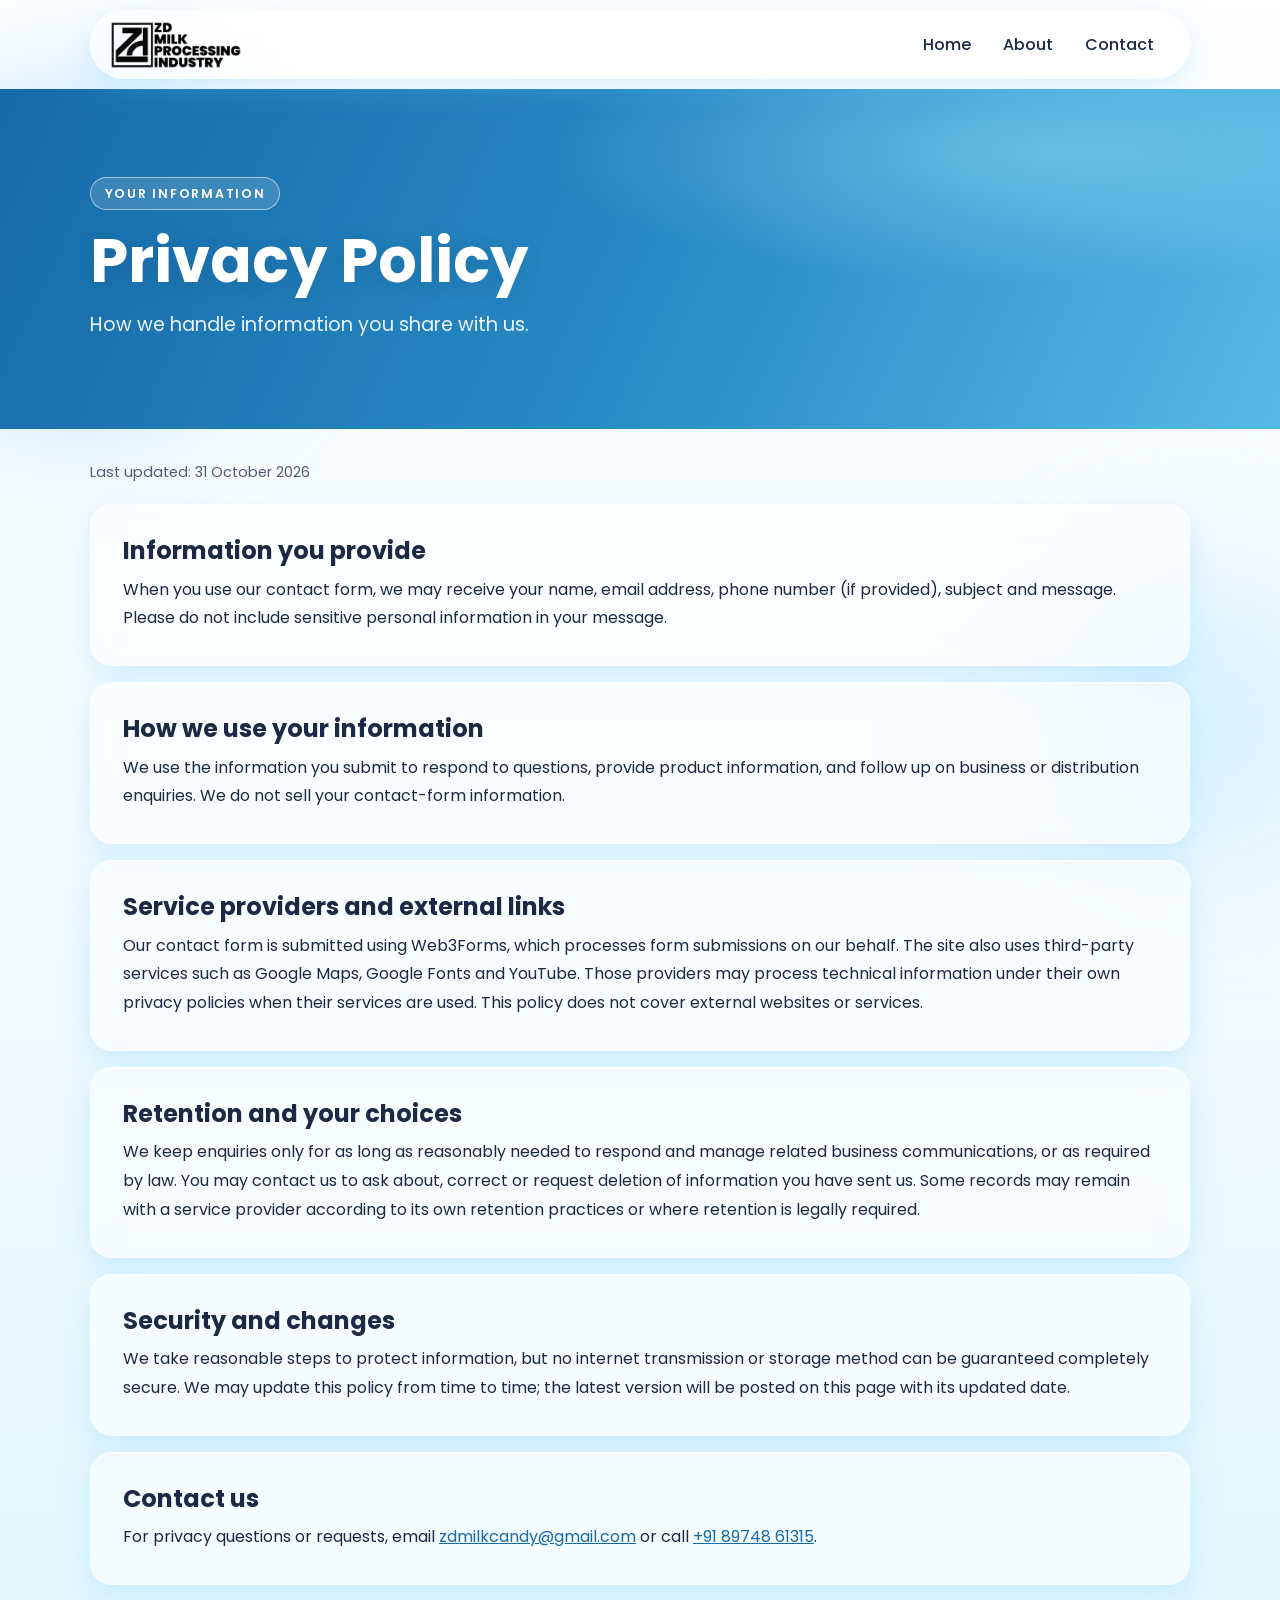
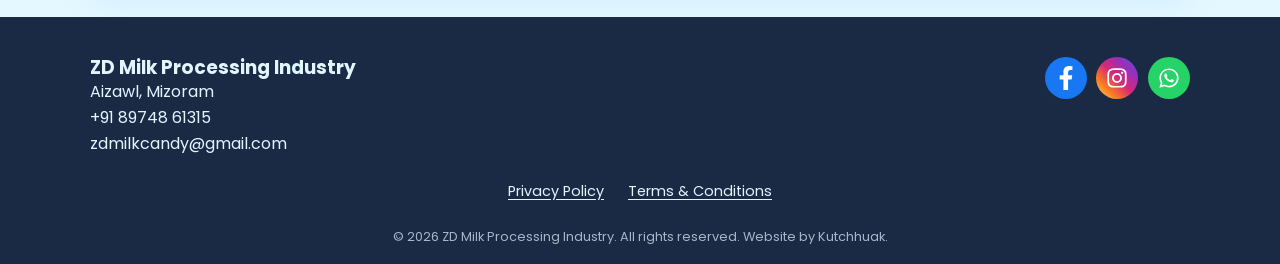
<file: privacy.html>
<!DOCTYPE html>
<html lang="en">
  <head>
    <meta charset="utf-8">
    <meta name="viewport" content="width=device-width, initial-scale=1">
    <title>Privacy Policy | ZD Milk Processing Industry</title>
    <meta
      name="description"
      content="Learn how ZD Milk Processing Industry handles information submitted through our website."
    >
    <meta name="robots" content="index, follow">
    <link rel="canonical" href="https://zdmilk.in/privacy.html">
    <meta property="og:type" content="website">
    <meta property="og:site_name" content="ZD Milk Processing Industry">
    <meta property="og:title" content="Privacy Policy | ZD Milk Processing Industry">
    <meta
      property="og:description"
      content="Learn how ZD Milk Processing Industry handles information submitted through our website."
    >
    <meta property="og:url" content="https://zdmilk.in/privacy.html">
    <link rel="icon" type="image/png" href="image/favicon.png">
    <link rel="apple-touch-icon" href="image/apple-touch-icon.png">
    <meta name="theme-color" content="#8CC8EC">
    <link rel="preconnect" href="https://fonts.googleapis.com">
    <link
      href="https://fonts.googleapis.com/css2?family=Poppins:wght@400;500;600;700&display=swap"
      rel="stylesheet"
    >
    <link rel="stylesheet" href="style.css">
  </head>
  <body data-page="privacy">
    <div class="blob b1"></div>
    <div class="blob b2"></div>

    <div id="loader">
      <img class="loading-mascot" src="image/mascot-full.webp" alt="ZD Milk mascot loading">
    </div>
    <div id="prog"></div>

    <header class="nav glass">
      <a class="logo" href="index.html">
        <img src="image/logo.png" alt="ZD Milk Processing Industry">
      </a>
      <button id="burger" aria-label="Menu">☰</button>
      <nav id="menu">
        <a href="index.html" data-p="home">Home</a>
        <a href="about.html" data-p="about">About</a>
        <a href="contact.html" data-p="contact">Contact</a>
      </nav>
    </header>

    <main>
      <section class="phero">
        <div class="wrap rv">
          <span class="phero-kicker">Your information</span>
          <h1>Privacy Policy</h1>
          <p>How we handle information you share with us.</p>
        </div>
      </section>

      <article class="legal-content wrap">
        <p class="legal-updated">Last updated: 31 October 2026</p>
        <section class="legal-section glass">
          <h2>Information you provide</h2>
          <p>
            When you use our contact form, we may receive your name, email address,
            phone number (if provided), subject and message. Please do not include
            sensitive personal information in your message.
          </p>
        </section>
        <section class="legal-section glass">
          <h2>How we use your information</h2>
          <p>
            We use the information you submit to respond to questions, provide
            product information, and follow up on business or distribution
            enquiries. We do not sell your contact-form information.
          </p>
        </section>
        <section class="legal-section glass">
          <h2>Service providers and external links</h2>
          <p>
            Our contact form is submitted using Web3Forms, which processes form
            submissions on our behalf. The site also uses third-party services
            such as Google Maps, Google Fonts and YouTube. Those providers may
            process technical information under their own privacy policies when
            their services are used. This policy does not cover external websites
            or services.
          </p>
        </section>
        <section class="legal-section glass">
          <h2>Retention and your choices</h2>
          <p>
            We keep enquiries only for as long as reasonably needed to respond
            and manage related business communications, or as required by law.
            You may contact us to ask about, correct or request deletion of
            information you have sent us. Some records may remain with a service
            provider according to its own retention practices or where retention
            is legally required.
          </p>
        </section>
        <section class="legal-section glass">
          <h2>Security and changes</h2>
          <p>
            We take reasonable steps to protect information, but no internet
            transmission or storage method can be guaranteed completely secure.
            We may update this policy from time to time; the latest version will
            be posted on this page with its updated date.
          </p>
        </section>
        <section class="legal-section glass">
          <h2>Contact us</h2>
          <p>
            For privacy questions or requests, email
            <a href="mailto:zdmilkcandy@gmail.com">zdmilkcandy@gmail.com</a>
            or call <a href="tel:+918974861315">+91 89748 61315</a>.
          </p>
        </section>
      </article>
    </main>

    <footer>
      <div class="wrap fgrid">
        <div>
          <h3>ZD Milk Processing Industry</h3>
          <p>Aizawl, Mizoram</p>
          <p>+91 89748 61315</p>
          <p>zdmilkcandy@gmail.com</p>
        </div>
        <div class="soc">
          <a href="https://www.facebook.com/profile.php?id=61593426112956" aria-label="Facebook">
            <svg viewBox="0 0 320 512" aria-hidden="true" focusable="false"><path d="M279.14 288l14.22-92.66h-88.91v-60.13c0-25.35 12.42-50.06 52.24-50.06H297V6.26S260.43 0 225.36 0C152.77 0 105.47 44 105.47 123.92v71.42H25.62V288h79.85v224h98.98V288z"/></svg>
          </a>
          <a href="https://www.instagram.com/milkcandy.mizoram?utm_source=ig_web_button_share_sheet&amp;psln=ZDNlZDc0MzIxNw==" aria-label="Instagram">
            <svg viewBox="0 0 448 512" aria-hidden="true" focusable="false"><path d="M224.1 141c-63.6 0-114.9 51.3-114.9 114.9s51.3 114.9 114.9 114.9S339 319.5 339 255.9 287.7 141 224.1 141zm0 189.6c-41.2 0-74.7-33.5-74.7-74.7s33.5-74.7 74.7-74.7 74.7 33.5 74.7 74.7-33.5 74.7-74.7 74.7zm146.4-194.3c0 14.9-12 26.9-26.9 26.9s-26.9-12-26.9-26.9 12-26.9 26.9-26.9 26.9 12 26.9 26.9zm76.1 27.2c-1.7-35.9-9.9-67.7-36.2-93.9s-58-34.4-93.9-36.2c-37-2.1-147.9-2.1-184.9 0-35.9 1.7-67.7 9.9-93.9 36.1S3.3 127.5 1.6 163.4c-2.1 37-2.1 147.9 0 184.9 1.7 35.9 9.9 67.7 36.2 93.9s58 34.4 93.9 36.2c37 2.1 147.9 2.1 184.9 0 35.9-1.7 67.7-9.9 93.9-36.2s34.4-58 36.2-93.9c2.1-37 2.1-147.8 0-184.8zM398.8 388c-7.8 19.6-22.9 34.7-42.6 42.6-29.5 11.7-99.5 9-132.1 9s-102.7 2.6-132.1-9c-19.6-7.8-34.7-22.9-42.6-42.6-11.7-29.5-9-99.5-9-132.1s-2.6-102.7 9-132.1c7.8-19.6 22.9-34.7 42.6-42.6 29.5-11.7 99.5-9 132.1-9s102.7-2.6 132.1 9c19.6 7.8 34.7 22.9 42.6 42.6 11.7 29.5 9 99.5 9 132.1s2.7 102.7-9 132.1z"/></svg>
          </a>
          <a href="https://wa.me/918974861315" aria-label="WhatsApp">
            <svg viewBox="0 0 448 512" aria-hidden="true" focusable="false"><path d="M380.9 97.1C339 55.1 283.2 32 223.9 32 101.5 32 1.9 131.5 1.9 253.9c0 39.1 10.2 77.3 29.6 111L0 480l117.7-30.9c32.4 17.7 68.9 27 106.1 27h.1c122.3 0 224.1-99.6 224.1-222 0-59.3-25-115-67.1-157zm-157 341.6c-33.3 0-65.9-8.9-94.4-25.7l-6.8-4-69.8 18.3 18.6-68-4.4-7c-18.5-29.4-28.2-63.4-28.2-98.4C39 151.1 121.1 69 222.1 69c49 0 95 19.1 129.6 53.7 34.6 34.6 56.9 80.6 56.8 129.6 0 101.1-84.5 186.4-185.6 186.4zm101.7-139.8c-5.5-2.8-32.6-16.1-37.6-17.9-5-1.9-8.7-2.8-12.4 2.8-3.7 5.5-14.2 17.9-17.4 21.6-3.2 3.7-6.4 4.2-11.9 1.4-32.4-16.2-53.6-28.9-75-65.5-5.7-9.8 5.7-9.1 16.2-30.3 1.8-3.7.9-6.9-.5-9.7-1.4-2.8-12.4-29.8-17-40.8-4.5-10.7-9.1-9.3-12.4-9.5-3.2-.2-6.9-.2-10.6-.2s-9.7 1.4-14.7 6.9c-5 5.5-19.3 18.9-19.3 46s19.8 53.4 22.5 57.1c2.8 3.7 38.9 59.4 94.2 83.3 35 15.1 48.7 16.4 66.2 13.8 10.6-1.6 32.6-13.3 37.2-26.2 4.6-12.9 4.6-23.9 3.2-26.2-1.4-2.3-5-3.7-10.6-6.5z"/></svg>
          </a>
        </div>
      </div>
      <nav class="legal-links" aria-label="Legal">
        <a href="privacy.html">Privacy Policy</a>
        <a href="terms.html">Terms &amp; Conditions</a>
      </nav>
      <p class="copy">© 2026 ZD Milk Processing Industry. All rights reserved. Website by Kutchhuak.</p>
    </footer>

    <button id="top" aria-label="Back to top">↑</button>
    <script src="main.js"></script>
  </body>
</html>
</file>
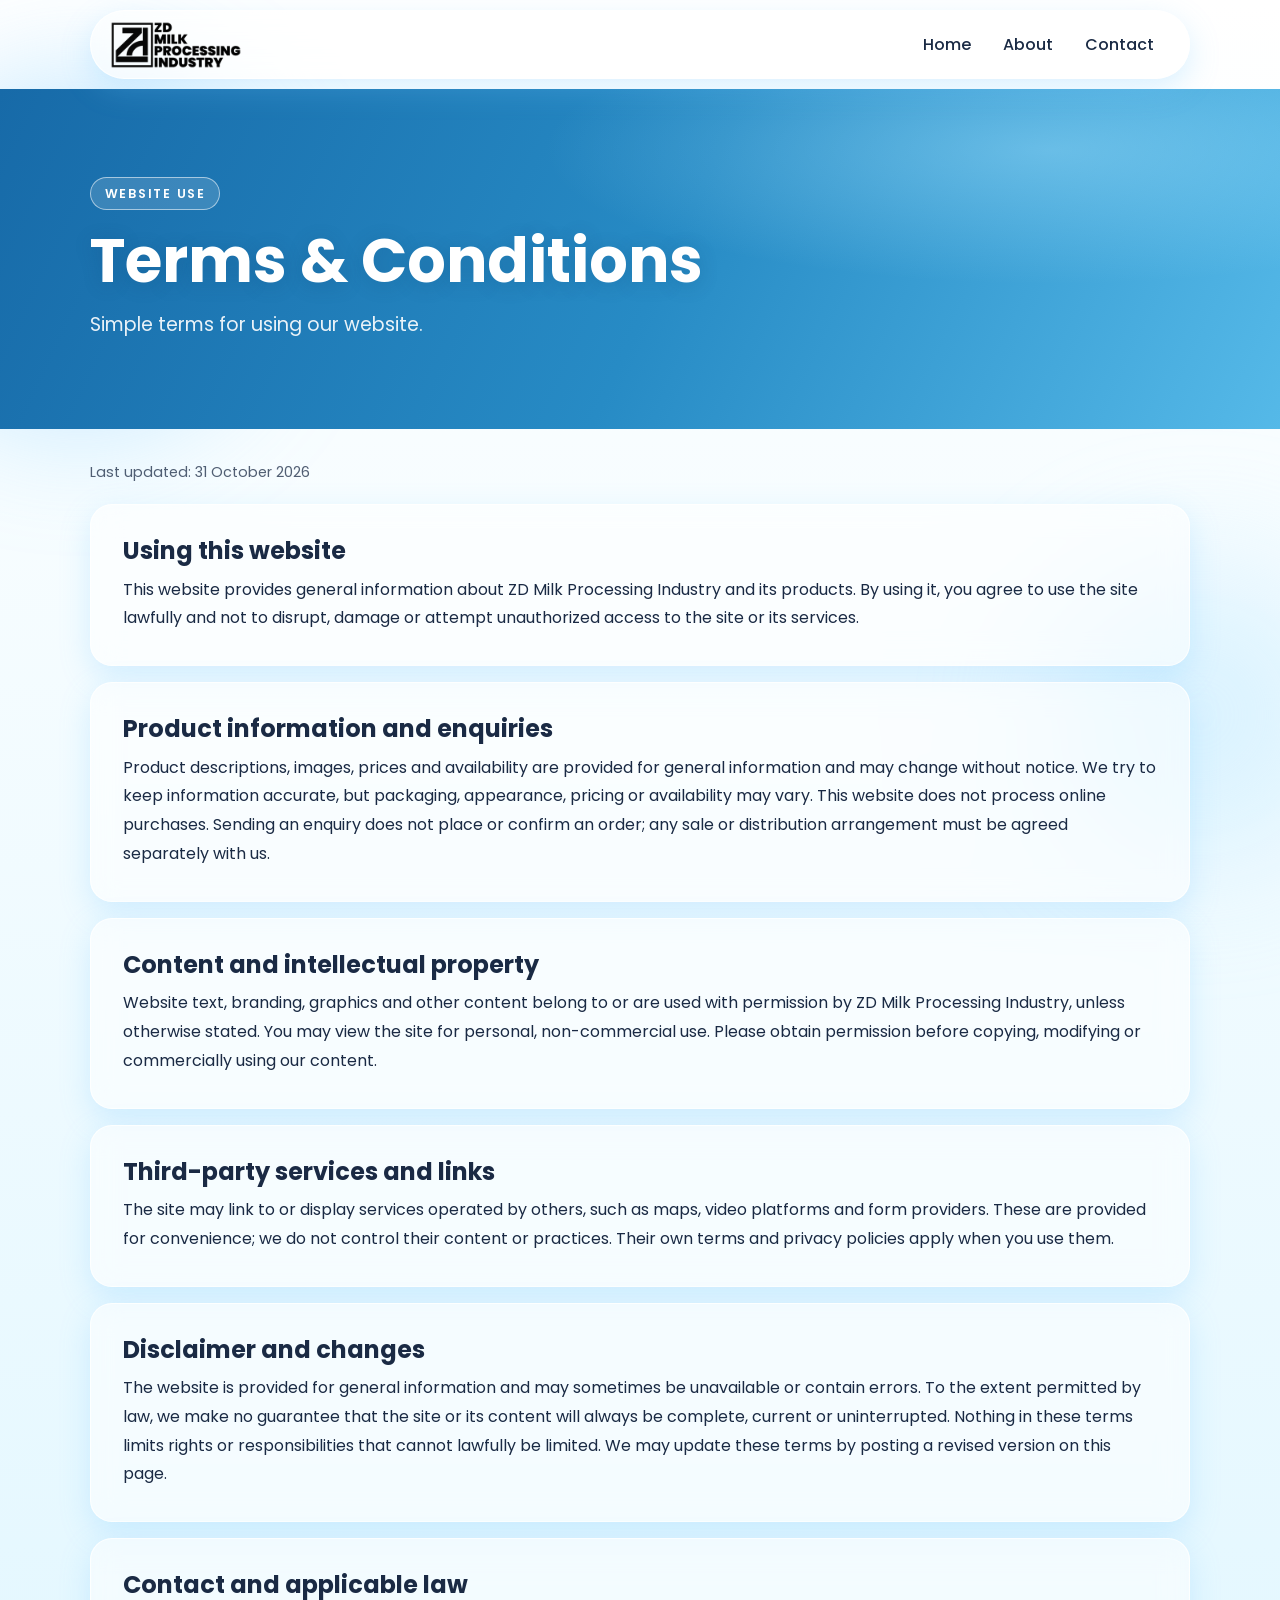
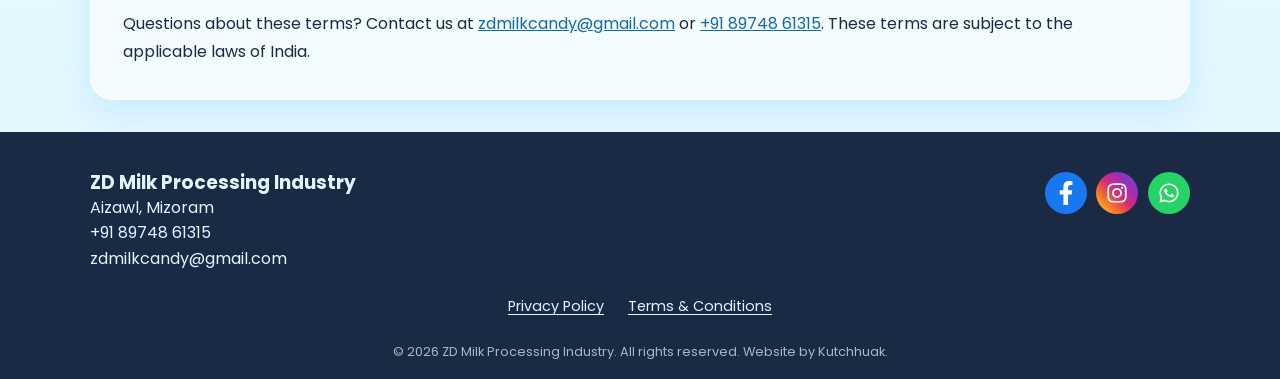
<file: terms.html>
<!DOCTYPE html>
<html lang="en">
  <head>
    <meta charset="utf-8">
    <meta name="viewport" content="width=device-width, initial-scale=1">
    <title>Terms &amp; Conditions | ZD Milk Processing Industry</title>
    <meta
      name="description"
      content="Read the terms for using the ZD Milk Processing Industry website."
    >
    <meta name="robots" content="index, follow">
    <link rel="canonical" href="https://zdmilk.in/terms.html">
    <meta property="og:type" content="website">
    <meta property="og:site_name" content="ZD Milk Processing Industry">
    <meta property="og:title" content="Terms &amp; Conditions | ZD Milk Processing Industry">
    <meta
      property="og:description"
      content="Read the terms for using the ZD Milk Processing Industry website."
    >
    <meta property="og:url" content="https://zdmilk.in/terms.html">
    <link rel="icon" type="image/png" href="image/favicon.png">
    <link rel="apple-touch-icon" href="image/apple-touch-icon.png">
    <meta name="theme-color" content="#8CC8EC">
    <link rel="preconnect" href="https://fonts.googleapis.com">
    <link
      href="https://fonts.googleapis.com/css2?family=Poppins:wght@400;500;600;700&display=swap"
      rel="stylesheet"
    >
    <link rel="stylesheet" href="style.css">
  </head>
  <body data-page="terms">
    <div class="blob b1"></div>
    <div class="blob b2"></div>

    <div id="loader">
      <img class="loading-mascot" src="image/mascot-full.webp" alt="ZD Milk mascot loading">
    </div>
    <div id="prog"></div>

    <header class="nav glass">
      <a class="logo" href="index.html">
        <img src="image/logo.png" alt="ZD Milk Processing Industry">
      </a>
      <button id="burger" aria-label="Menu">☰</button>
      <nav id="menu">
        <a href="index.html" data-p="home">Home</a>
        <a href="about.html" data-p="about">About</a>
        <a href="contact.html" data-p="contact">Contact</a>
      </nav>
    </header>

    <main>
      <section class="phero">
        <div class="wrap rv">
          <span class="phero-kicker">Website use</span>
          <h1>Terms &amp; Conditions</h1>
          <p>Simple terms for using our website.</p>
        </div>
      </section>

      <article class="legal-content wrap">
        <p class="legal-updated">Last updated: 31 October 2026</p>
        <section class="legal-section glass">
          <h2>Using this website</h2>
          <p>
            This website provides general information about ZD Milk Processing
            Industry and its products. By using it, you agree to use the site
            lawfully and not to disrupt, damage or attempt unauthorized access to
            the site or its services.
          </p>
        </section>
        <section class="legal-section glass">
          <h2>Product information and enquiries</h2>
          <p>
            Product descriptions, images, prices and availability are provided
            for general information and may change without notice. We try to
            keep information accurate, but packaging, appearance, pricing or
            availability may vary. This website does not process online
            purchases. Sending an enquiry does not place or confirm an order;
            any sale or distribution arrangement must be agreed separately with us.
          </p>
        </section>
        <section class="legal-section glass">
          <h2>Content and intellectual property</h2>
          <p>
            Website text, branding, graphics and other content belong to or are
            used with permission by ZD Milk Processing Industry, unless otherwise
            stated. You may view the site for personal, non-commercial use.
            Please obtain permission before copying, modifying or commercially
            using our content.
          </p>
        </section>
        <section class="legal-section glass">
          <h2>Third-party services and links</h2>
          <p>
            The site may link to or display services operated by others, such as
            maps, video platforms and form providers. These are provided for
            convenience; we do not control their content or practices. Their own
            terms and privacy policies apply when you use them.
          </p>
        </section>
        <section class="legal-section glass">
          <h2>Disclaimer and changes</h2>
          <p>
            The website is provided for general information and may sometimes be
            unavailable or contain errors. To the extent permitted by law, we
            make no guarantee that the site or its content will always be
            complete, current or uninterrupted. Nothing in these terms limits
            rights or responsibilities that cannot lawfully be limited. We may
            update these terms by posting a revised version on this page.
          </p>
        </section>
        <section class="legal-section glass">
          <h2>Contact and applicable law</h2>
          <p>
            Questions about these terms? Contact us at
            <a href="mailto:zdmilkcandy@gmail.com">zdmilkcandy@gmail.com</a>
            or <a href="tel:+918974861315">+91 89748 61315</a>. These terms are
            subject to the applicable laws of India.
          </p>
        </section>
      </article>
    </main>

    <footer>
      <div class="wrap fgrid">
        <div>
          <h3>ZD Milk Processing Industry</h3>
          <p>Aizawl, Mizoram</p>
          <p>+91 89748 61315</p>
          <p>zdmilkcandy@gmail.com</p>
        </div>
        <div class="soc">
          <a href="https://www.facebook.com/profile.php?id=61593426112956" aria-label="Facebook">
            <svg viewBox="0 0 320 512" aria-hidden="true" focusable="false"><path d="M279.14 288l14.22-92.66h-88.91v-60.13c0-25.35 12.42-50.06 52.24-50.06H297V6.26S260.43 0 225.36 0C152.77 0 105.47 44 105.47 123.92v71.42H25.62V288h79.85v224h98.98V288z"/></svg>
          </a>
          <a href="https://www.instagram.com/milkcandy.mizoram?utm_source=ig_web_button_share_sheet&amp;psln=ZDNlZDc0MzIxNw==" aria-label="Instagram">
            <svg viewBox="0 0 448 512" aria-hidden="true" focusable="false"><path d="M224.1 141c-63.6 0-114.9 51.3-114.9 114.9s51.3 114.9 114.9 114.9S339 319.5 339 255.9 287.7 141 224.1 141zm0 189.6c-41.2 0-74.7-33.5-74.7-74.7s33.5-74.7 74.7-74.7 74.7 33.5 74.7 74.7-33.5 74.7-74.7 74.7zm146.4-194.3c0 14.9-12 26.9-26.9 26.9s-26.9-12-26.9-26.9 12-26.9 26.9-26.9 26.9 12 26.9 26.9zm76.1 27.2c-1.7-35.9-9.9-67.7-36.2-93.9s-58-34.4-93.9-36.2c-37-2.1-147.9-2.1-184.9 0-35.9 1.7-67.7 9.9-93.9 36.1S3.3 127.5 1.6 163.4c-2.1 37-2.1 147.9 0 184.9 1.7 35.9 9.9 67.7 36.2 93.9s58 34.4 93.9 36.2c37 2.1 147.9 2.1 184.9 0 35.9-1.7 67.7-9.9 93.9-36.2s34.4-58 36.2-93.9c2.1-37 2.1-147.8 0-184.8zM398.8 388c-7.8 19.6-22.9 34.7-42.6 42.6-29.5 11.7-99.5 9-132.1 9s-102.7 2.6-132.1-9c-19.6-7.8-34.7-22.9-42.6-42.6-11.7-29.5-9-99.5-9-132.1s-2.6-102.7 9-132.1c7.8-19.6 22.9-34.7 42.6-42.6 29.5-11.7 99.5-9 132.1-9s102.7-2.6 132.1 9c19.6 7.8 34.7 22.9 42.6 42.6 7.8 19.6 9 99.5 9 132.1s2.7 102.7-9 132.1z"/></svg>
          </a>
          <a href="https://wa.me/918974861315" aria-label="WhatsApp">
            <svg viewBox="0 0 448 512" aria-hidden="true" focusable="false"><path d="M380.9 97.1C339 55.1 283.2 32 223.9 32 101.5 32 1.9 131.5 1.9 253.9c0 39.1 10.2 77.3 29.6 111L0 480l117.7-30.9c32.4 17.7 68.9 27 106.1 27h.1c122.3 0 224.1-99.6 224.1-222 0-59.3-25-115-67.1-157zm-157 341.6c-33.3 0-65.9-8.9-94.4-25.7l-6.8-4-69.8 18.3 18.6-68-4.4-7c-18.5-29.4-28.2-63.4-28.2-98.4C39 151.1 121.1 69 222.1 69c49 0 95 19.1 129.6 53.7 34.6 34.6 56.9 80.6 56.8 129.6 0 101.1-84.5 186.4-185.6 186.4zm101.7-139.8c-5.5-2.8-32.6-16.1-37.6-17.9-5-1.9-8.7-2.8-12.4 2.8-3.7 5.5-14.2 17.9-17.4 21.6-3.2 3.7-6.4 4.2-11.9 1.4-32.4-16.2-53.6-28.9-75-65.5-5.7-9.8 5.7-9.1 16.2-30.3 1.8-3.7.9-6.9-.5-9.7-1.4-2.8-12.4-29.8-17-40.8-4.5-10.7-9.1-9.3-12.4-9.5-3.2-.2-6.9-.2-10.6-.2s-9.7 1.4-14.7 6.9c-5 5.5-19.3 18.9-19.3 46s19.8 53.4 22.5 57.1c2.8 3.7 38.9 59.4 94.2 83.3 35 15.1 48.7 16.4 66.2 13.8 10.6-1.6 32.6-13.3 37.2-26.2 4.6-12.9 3.2-23.9 3.2-26.2-1.4-2.8-5-3.7-10.6-6.5z"/></svg>
          </a>
        </div>
      </div>
      <nav class="legal-links" aria-label="Legal">
        <a href="privacy.html">Privacy Policy</a>
        <a href="terms.html">Terms &amp; Conditions</a>
      </nav>
      <p class="copy">© 2026 ZD Milk Processing Industry. All rights reserved. Website by Kutchhuak.</p>
    </footer>

    <button id="top" aria-label="Back to top">↑</button>
    <script src="main.js"></script>
  </body>
</html>
</file>
<file: style.css>
:root {
  --p: #6EC6FF;
  --s: #fff;
  --a: #DFF6FF;
  --t: #1A2A44;
  --r: 22px;
}

* {
  box-sizing: border-box;
  margin: 0;
}

html {
  scroll-behavior: smooth;
}

body {
  font-family: Poppins, system-ui, sans-serif;
  color: var(--t);
  background: linear-gradient(180deg, #fff, var(--a));
  line-height: 1.6;
  overflow-x: hidden;
}

h1,
h2,
h3 {
  line-height: 1.2;
}

h2 {
  font-size: clamp(1.6rem, 4vw, 2.4rem);
  margin-bottom: 1rem;
}

.wrap {
  width: min(1100px, 92%);
  margin: auto;
}

.narrow {
  width: min(760px, 92%);
}

.about-video {
  width: min(900px, 92%);
  display: grid;
  grid-template-columns: repeat(2, minmax(0, 1fr));
  gap: 1rem;
}

.about-video h2 {
  grid-column: 1 / -1;
}

.sec {
  padding: 4rem 0;
}

.ct {
  text-align: center;
}

.compliance-block {
  display: flex;
  align-items: center;
  gap: 1.25rem;
  margin: 0 auto 2rem;
  padding: 1rem 1.4rem;
  border: 1px solid rgba(255, 255, 255, .8);
  border-radius: var(--r);
  background: rgba(255, 255, 255, .55);
  box-shadow: 0 6px 18px rgba(110, 198, 255, .16);
}

.compliance-block img {
  display: block;
  flex: 0 0 auto;
  width: 117px;
  height: auto;
}

.compliance-copy h2 {
  margin-bottom: .35rem;
  font-size: 1.25rem;
}

.compliance-copy p {
  font-size: .95rem;
}

.video-frame {
  aspect-ratio: 16 / 9;
  overflow: hidden;
  border: 1px solid rgba(255, 255, 255, .8);
  border-radius: var(--r);
  box-shadow: 0 10px 30px rgba(110, 198, 255, .25);
}

.video-frame iframe {
  display: block;
  width: 100%;
  height: 100%;
  border: 0;
}

.video-fallback {
  position: relative;
  display: block;
  width: 100%;
  height: 100%;
  background: var(--t);
}

.video-fallback img {
  display: block;
  width: 100%;
  height: 100%;
  object-fit: cover;
}

.video-fallback span {
  position: absolute;
  left: 50%;
  bottom: 1rem;
  transform: translateX(-50%);
  padding: .5rem 1rem;
  border-radius: 99px;
  background: rgba(26, 42, 68, .85);
  color: #fff;
  font-size: .9rem;
  font-weight: 600;
  white-space: nowrap;
}

.glass {
  background: rgba(255, 255, 255, .55);
  backdrop-filter: blur(14px);
  -webkit-backdrop-filter: blur(14px);
  border: 1px solid rgba(255, 255, 255, .8);
  box-shadow: 0 10px 30px rgba(110, 198, 255, .25);
}

.card {
  border-radius: var(--r);
  padding: 1.6rem;
  transition: .35s;
}

.card:hover {
  transform: translateY(-6px);
}

.btn {
  display: inline-block;
  background: linear-gradient(135deg, var(--p), #3AA8F0);
  color: #fff;
  border: 0;
  border-radius: 99px;
  padding: .8rem 1.8rem;
  font: 600 1rem Poppins, sans-serif;
  text-decoration: none;
  cursor: pointer;
  transition: .3s;
  box-shadow: 0 8px 20px rgba(58, 168, 240, .4);
}

.btn:hover {
  transform: translateY(-3px);
}

.btn:focus-visible,
button:focus-visible,
a:focus-visible {
  outline: 3px solid var(--t);
  outline-offset: 3px;
}

.blob {
  position: fixed;
  z-index: -1;
  border-radius: 50%;
  filter: blur(70px);
  opacity: .5;
  animation: fl 12s ease-in-out infinite alternate;
}

.b1 {
  width: 320px;
  height: 320px;
  background: var(--p);
  top: 10%;
  left: -80px;
}

.b2 {
  width: 280px;
  height: 280px;
  background: #BFE9FF;
  bottom: 5%;
  right: -60px;
  animation-delay: -5s;
}

@keyframes fl {
  to {
    transform: translate(40px, 60px) scale(1.15);
  }
}

#loader {
  position: fixed;
  inset: 0;
  background: #fff;
  z-index: 99;
  display: grid;
  place-items: center;
  transition: opacity .3s;
}

#loader.off {
  opacity: 0;
  pointer-events: none;
}

.loading-mascot {
  display: block;
  width: 60px;
  height: 168px;
  object-fit: contain;
  animation: bob 1s infinite alternate;
}

@keyframes bob {
  to {
    transform: translateY(-12px);
  }
}

#prog {
  position: fixed;
  top: 0;
  left: 0;
  height: 4px;
  width: 0;
  background: linear-gradient(90deg, var(--p), #3AA8F0);
  z-index: 60;
}

.nav {
  position: relative;
  width: min(1100px, 94%);
  margin: 10px auto;
  border-radius: 99px;
  padding: .6rem 1.2rem;
  display: flex;
  justify-content: space-between;
  align-items: center;
  z-index: 50;
}

.logo {
  display: inline-flex;
  align-items: center;
  text-decoration: none;
}

.logo img {
  display: block;
  width: 132px;
  height: auto;
}

#menu {
  display: none;
  position: absolute;
  top: 110%;
  left: 0;
  right: 0;
  background: #fff;
  border-radius: var(--r);
  padding: 1rem;
  flex-direction: column;
  box-shadow: 0 10px 30px rgba(0, 0, 0, .1);
}

#menu.open {
  display: flex;
}

#menu a {
  color: var(--t);
  text-decoration: none;
  padding: .6rem 1rem;
  border-radius: 99px;
  font-weight: 500;
}

#menu a.act,
#menu a:hover {
  background: var(--a);
}

#burger {
  background: none;
  border: 0;
  font-size: 1.5rem;
  cursor: pointer;
}

@media (min-width: 760px) {
  #burger {
    display: none;
  }

  #menu {
    display: flex;
    position: static;
    flex-direction: row;
    background: none;
    box-shadow: none;
    padding: 0;
  }
}

.hero {
  position: relative;
  width: 100%;
  aspect-ratio: 16 / 9;
  background: #DFF6FF;
  overflow: hidden;
  clip-path: ellipse(150% 160% at 50% -60%);
}

@media (max-width: 759px) {
  .hero {
    display: none;
  }
}

.slide {
  position: absolute;
  inset: 0;
  opacity: 0;
  transform: translateX(40px);
  transition: opacity .9s, transform .9s;
}

.slide img {
  display: block;
  width: 100%;
  height: 100%;
  object-fit: contain;
  object-position: center;
}

.slide-caption {
  position: absolute;
  top: 50%;
  left: clamp(1.5rem, 5vw, 5rem);
  z-index: 1;
  width: min(40%, 540px);
  margin: 0;
  color: #12365A;
  transform: translateY(-50%);
}

.slide-eyebrow {
  display: inline-block;
  margin-bottom: .85rem;
  padding: .35rem .75rem;
  border: 1px solid rgba(22, 139, 203, .15);
  border-radius: 999px;
  background: #E5F5FC;
  color: #176F9E;
  font-family: Inter, sans-serif;
  font-size: .72rem;
  font-weight: 600;
  letter-spacing: .12em;
  line-height: 1.3;
  text-transform: uppercase;
}

.slide-caption h1 {
  margin-bottom: .85rem;
  font-family: "Plus Jakarta Sans", sans-serif;
  font-size: clamp(3.2rem, 5vw, 4.25rem);
  font-weight: 800;
  letter-spacing: -.055em;
  line-height: 1.06;
}

.slide-caption h1 span {
  position: relative;
  color: #168BCB;
}

.slide-caption h3 {
  margin-bottom: .45rem;
  color: #176F9E;
  font-family: "Plus Jakarta Sans", sans-serif;
  font-size: clamp(.95rem, 1.4vw, 1.15rem);
  font-weight: 600;
  line-height: 1.3;
}

.slide-caption > p:not(.slide-eyebrow) {
  max-width: 440px;
  color: #50677D;
  font-family: Inter, sans-serif;
  font-size: clamp(.9rem, 1.25vw, 1.1rem);
  font-weight: 400;
  line-height: 1.6;
}

.slide-actions {
  display: flex;
  flex-wrap: wrap;
  align-items: center;
  gap: 1.1rem;
  margin-top: 1.2rem;
  font-family: Inter, sans-serif;
  font-size: .9rem;
  font-weight: 600;
}

.slide-primary {
  display: inline-flex;
  min-height: 46px;
  align-items: center;
  justify-content: center;
  padding: .7rem 1.2rem;
  border-radius: 999px;
  background: #168BCB;
  box-shadow: 0 7px 16px rgba(22, 139, 203, .2);
  color: #fff;
  text-decoration: none;
  transition: background .2s, transform .2s, box-shadow .2s;
}

.slide-primary:hover {
  transform: translateY(-2px);
  background: #1179B2;
  box-shadow: 0 10px 20px rgba(22, 139, 203, .25);
}

.slide-secondary {
  padding: .45rem 0;
  color: #12365A;
  text-decoration: underline;
  text-decoration-color: #8BD5F3;
  text-decoration-thickness: 2px;
  text-underline-offset: 4px;
}

.slide-secondary:hover {
  color: #168BCB;
}

.slide-actions a:focus-visible {
  outline: 3px solid #12365A;
  outline-offset: 3px;
}

@media (min-width: 760px) and (max-width: 1000px) {
  .slide-caption {
    left: 1.5rem;
    width: 43%;
  }

  .slide-caption h1 {
    font-size: clamp(2.2rem, 4.2vw, 3.2rem);
  }

  .slide-caption > p:not(.slide-eyebrow) {
    font-size: .85rem;
  }

  .slide-actions {
    gap: .75rem;
    margin-top: .8rem;
    font-size: .82rem;
  }

  .slide-primary {
    min-height: 40px;
    padding: .55rem .9rem;
  }
}

@media (min-width: 760px) and (max-width: 900px) {
  .slide-caption {
    left: 1rem;
    width: 40%;
  }

  .slide-caption h1 {
    font-size: clamp(1.9rem, 3.8vw, 2.2rem);
  }
}

.slide.on {
  opacity: 1;
  transform: none;
  z-index: 1;
}

@keyframes flt {
  to {
    transform: translateY(-16px) rotate(3deg);
  }
}

.ar {
  position: absolute;
  top: 50%;
  z-index: 5;
  width: 46px;
  height: 46px;
  border-radius: 50%;
  border: 0;
  background: rgba(255, 255, 255, .7);
  font-size: 1.6rem;
  cursor: pointer;
}

.ar.l {
  left: 12px;
}

.ar.r {
  right: 12px;
}

.dots {
  position: absolute;
  bottom: 22px;
  left: 50%;
  transform: translateX(-50%);
  z-index: 5;
  display: flex;
  gap: 10px;
}

.dots button {
  width: 12px;
  height: 12px;
  border-radius: 50%;
  border: 0;
  background: rgba(255, 255, 255, .7);
  cursor: pointer;
  transition: .3s;
}

.dots button.on {
  background: var(--t);
  width: 30px;
  border-radius: 99px;
}

.intro {
  display: grid;
  gap: 2rem;
  align-items: center;
}

@media (min-width: 800px) {
  .intro {
    grid-template-columns: 1.3fr 1fr;
  }
}

.intro p {
  margin-bottom: 1.2rem;
}

.illus {
  display: grid;
  place-items: center;
}

.mascot {
  position: relative;
  cursor: pointer;
  outline: none;
}

.mascot img {
  display: block;
  width: min(300px, 68vw);
  max-height: 380px;
  object-fit: contain;
  animation: mascot-float 3s ease-in-out infinite;
  transform-origin: bottom center;
}

.mascot figcaption {
  position: absolute;
  top: 8%;
  right: clamp(-48px, -3vw, -12px);
  padding: .65rem 1rem;
  border-radius: 18px;
  background: #fff;
  color: var(--t);
  box-shadow: 0 8px 24px rgba(26, 42, 68, .18);
  font-weight: 600;
  white-space: nowrap;
  opacity: 0;
  transform: translateY(8px) scale(.95);
  transition: opacity .25s, transform .25s;
  pointer-events: none;
}

.mascot figcaption::before {
  content: "";
  position: absolute;
  top: 50%;
  left: -10px;
  transform: translateY(-50%);
  border-top: 9px solid transparent;
  border-bottom: 9px solid transparent;
  border-right: 11px solid #fff;
}

@media (max-width: 600px) {
  .mascot figcaption {
    top: 5%;
    right: -20px;
    padding: .4rem .65rem;
    font-size: .75rem;
  }

  .mascot figcaption::before {
    left: -7px;
    border-top-width: 6px;
    border-bottom-width: 6px;
    border-right-width: 8px;
  }
}

.mascot:hover figcaption,
.mascot:focus-visible figcaption {
  opacity: 1;
  transform: translateY(0) scale(1);
}

.mascot:hover img,
.mascot:focus-visible img {
  animation: mascot-greet .6s ease-in-out infinite alternate;
}

@keyframes mascot-float {
  50% {
    transform: translateY(-8px);
  }
}

@keyframes mascot-greet {
  to {
    transform: translateY(-10px) rotate(3deg) scale(1.03);
  }
}

.stage {
  height: 480px;
  perspective: 1100px;
  overflow: hidden;
  margin-top: 1rem;
}

.carousel-controls {
  display: flex;
  justify-content: center;
  gap: .75rem;
  margin-top: .5rem;
}

.carousel-controls button {
  width: 2.75rem;
  height: 2.75rem;
  border: 1px solid var(--p);
  border-radius: 50%;
  background: #fff;
  color: var(--t);
  font: 600 1.6rem/1 Poppins, sans-serif;
  cursor: pointer;
  transition: background .2s, color .2s;
}

.carousel-controls button:hover,
.carousel-controls button:focus-visible {
  background: var(--p);
  color: #fff;
}

.ring {
  position: relative;
  width: 230px;
  height: 100%;
  margin: 0 auto;
  transform-style: preserve-3d;
  transition: transform 1s cubic-bezier(.6, .05, .2, 1);
}

.pc {
  position: absolute;
  top: 40px;
  left: 0;
  width: 230px;
  padding: 1.2rem;
  border-radius: var(--r);
  text-align: center;
  transition: transform 1s, opacity 1s;
  cursor: pointer;
  background: rgba(255, 255, 255, .85);
  box-shadow: 0 14px 34px rgba(26, 42, 68, .15);
}

.pc-featured {
  background: #EAF7FC;
}

.product-image {
  position: relative;
  display: grid;
  place-items: center;
  height: 165px;
  margin-bottom: .5rem;
  border-radius: calc(var(--r) - 8px);
  overflow: hidden;
}

.pc-featured .product-image {
  background: #EAF7FC;
}

.product-image img {
  display: block;
  width: 100%;
  height: 100%;
  padding: .35rem;
  object-fit: contain;
  object-position: center;
}

.product-tag {
  position: absolute;
  top: .45rem;
  left: .45rem;
  padding: .2rem .55rem;
  border-radius: 99px;
  background: #3AA8F0;
  color: #fff;
  font-size: .7rem;
  font-weight: 600;
}

.pc h3 {
  margin: .4rem 0;
}

.pc p {
  font-size: .85rem;
  margin-bottom: .6rem;
}

.pc .btn {
  padding: .5rem 1.2rem;
  font-size: .85rem;
}

.price {
  display: inline-block;
  background: var(--t);
  color: #fff;
  border-radius: 99px;
  padding: .15rem .9rem;
  font-weight: 600;
  margin-bottom: .6rem;
}

.product-availability {
  margin: 0;
  font-size: .75rem !important;
  font-weight: 600;
  line-height: 1.35;
}

.pc.front {
  box-shadow: 0 0 0 3px var(--p), 0 24px 50px rgba(58, 168, 240, .45);
}

.hint {
  font-size: .85rem;
  opacity: .7;
}

.grid,
.info {
  display: grid;
  gap: 1.2rem;
  grid-template-columns: repeat(auto-fit, minmax(200px, 1fr));
}

.contact-info {
  margin-top: 1.2rem;
}

.grid2 {
  display: grid;
  gap: 1.2rem;
  grid-template-columns: repeat(auto-fit, minmax(280px, 1fr));
}

.grid2 .card h2 {
  font-size: clamp(1.35rem, 3vw, 1.8rem);
}

.card b {
  display: grid;
  place-items: center;
  width: 38px;
  height: 38px;
  border-radius: 50%;
  background: var(--p);
  color: #fff;
  margin-bottom: .6rem;
}

.card h3 {
  margin-bottom: .3rem;
}

.chips {
  display: flex;
  flex-wrap: wrap;
  gap: .6rem;
  justify-content: center;
  margin: 1.5rem 0;
}

.chips button {
  border: 1px solid var(--p);
  background: #fff;
  border-radius: 99px;
  padding: .5rem 1.1rem;
  font: 500 .95rem Poppins;
  cursor: pointer;
  transition: .3s;
}

.chips button.on,
.chips button:hover {
  background: var(--p);
  color: #fff;
}

.dlist {
  display: grid;
  gap: 1rem;
  grid-template-columns: repeat(auto-fit, minmax(240px, 1fr));
}

.dlist .card {
  animation: in .5s both;
}

@keyframes in {
  from {
    opacity: 0;
    transform: translateY(14px);
  }
}

.dlist a {
  color: var(--t);
  font-weight: 600;
}

.fq {
  background: rgba(255, 255, 255, .7);
  border-radius: var(--r);
  margin-bottom: .8rem;
  box-shadow: 0 6px 18px rgba(110, 198, 255, .2);
  overflow: hidden;
}

.fq button {
  width: 100%;
  display: flex;
  justify-content: space-between;
  gap: 1rem;
  text-align: left;
  background: none;
  border: 0;
  padding: 1.1rem 1.3rem;
  font: 600 1rem Poppins;
  color: var(--t);
  cursor: pointer;
}

.fq i {
  font-style: normal;
  transition: .3s;
  color: #3AA8F0;
  font-size: 1.4rem;
}

.fq.open i {
  transform: rotate(45deg);
}

.fa {
  max-height: 0;
  overflow: hidden;
  transition: max-height .45s ease;
}

.fa p {
  padding: 0 1.3rem 1.2rem;
}

.phero {
  position: relative;
  isolation: isolate;
  display: flex;
  min-height: 340px;
  align-items: center;
  overflow: hidden;
  padding: 5rem 0;
  color: #fff;
  background:
    radial-gradient(ellipse at 82% 18%, rgba(166, 229, 255, .42), transparent 34%),
    linear-gradient(115deg, #176aa8 0%, #278bc5 52%, #55b9e8 100%);
}

.phero .wrap {
  position: relative;
  z-index: 1;
}

.phero-kicker {
  display: inline-block;
  margin-bottom: .9rem;
  padding: .35rem .85rem;
  border: 1px solid rgba(255, 255, 255, .55);
  border-radius: 99px;
  background: rgba(255, 255, 255, .14);
  color: #fff;
  font-size: .78rem;
  font-weight: 600;
  letter-spacing: .14em;
  text-transform: uppercase;
}

.phero h1 {
  max-width: 720px;
  font-size: clamp(2.2rem, 5vw, 3.8rem);
  text-wrap: balance;
  text-shadow: 0 3px 20px rgba(13, 61, 99, .2);
}

.phero p {
  margin-top: .8rem;
  color: rgba(255, 255, 255, .9);
  font-size: clamp(1rem, 2vw, 1.2rem);
}

@media (max-width: 600px) {
  .phero {
    min-height: 320px;
    padding: 4.5rem 0;
  }
}

.plx {
  background: linear-gradient(rgba(26, 42, 68, .55), rgba(110, 198, 255, .55)),
    radial-gradient(circle at 30% 30%, #8AD3FF, #3AA8F0);
  background-attachment: fixed;
  background-size: cover;
  color: #fff;
  padding: 5rem 0;
}

.stats {
  display: grid;
  gap: 2rem;
  grid-template-columns: repeat(auto-fit, minmax(150px, 1fr));
  text-align: center;
}

.stats b {
  display: block;
  font-size: 3rem;
}

.tl {
  border-left: 3px solid var(--p);
  padding-left: 1.5rem;
  display: grid;
  gap: 1.5rem;
}

.tl b {
  color: #3AA8F0;
  font-size: 1.2rem;
}

form {
  display: grid;
  gap: 1rem;
}

label {
  display: grid;
  gap: .3rem;
  font-weight: 500;
  font-size: .9rem;
}

input,
textarea,
select {
  font: inherit;
  padding: .8rem 1rem;
  border-radius: 14px;
  border: 1px solid #BFE9FF;
  background: #fff;
  color: var(--t);
}

input:focus,
textarea:focus,
select:focus {
  outline: 3px solid var(--p);
}

#msg.ok {
  color: #1a7f4b;
}

#msg.err {
  color: #c0392b;
}

.btn:disabled {
  opacity: .6;
  cursor: wait;
}

.map {
  width: 100%;
  height: 380px;
  border: 0;
  border-radius: var(--r);
  box-shadow: 0 10px 30px rgba(110, 198, 255, .3);
}

.cta {
  text-align: center;
  background: linear-gradient(135deg, var(--a), var(--p));
}

.pulse {
  animation: pl 2s infinite;
}

@keyframes pl {
  50% {
    box-shadow: 0 0 0 14px rgba(110, 198, 255, .3);
  }
}

footer {
  background: var(--t);
  color: #DFF6FF;
  padding: 2.5rem 0 1rem;
  margin-top: 2rem;
}

.fgrid {
  display: flex;
  flex-wrap: wrap;
  gap: 1.5rem;
  justify-content: space-between;
}

.soc {
  display: flex;
  gap: .6rem;
}

.soc a {
  width: 42px;
  height: 42px;
  display: grid;
  place-items: center;
  border-radius: 50%;
  color: #fff;
  text-decoration: none;
  transition: .3s;
}

.soc a[aria-label="Facebook"] {
  background: #1877F2;
}

.soc a[aria-label="Instagram"] {
  background: linear-gradient(45deg, #FEDA75, #FA7E1E, #D62976, #962FBF, #4F5BD5);
}

.soc a[aria-label="WhatsApp"] {
  background: #25D366;
}

.soc svg {
  display: block;
  width: 22px;
  height: 22px;
  fill: currentColor;
}

.soc a[aria-label="Facebook"] svg {
  height: 24px;
}

.soc a:hover {
  transform: translateY(-4px);
}

.copy {
  text-align: center;
  font-size: .8rem;
  margin-top: 1.5rem;
  opacity: .7;
}

.legal-links {
  display: flex;
  justify-content: center;
  flex-wrap: wrap;
  gap: 1rem 1.5rem;
  margin: 1.5rem auto 0;
  padding: 0 1rem;
  font-size: .9rem;
}

.legal-links a,
.form-privacy-note a {
  color: inherit;
  text-underline-offset: .2em;
}

.legal-content {
  display: grid;
  gap: 1rem;
  padding-top: 2rem;
}

.legal-updated {
  margin-bottom: .25rem;
  font-size: .9rem;
  opacity: .75;
}

.legal-section {
  padding: clamp(1.25rem, 3vw, 2rem);
  border-radius: var(--r);
}

.legal-section h2 {
  margin-bottom: .6rem;
  font-size: clamp(1.2rem, 3vw, 1.5rem);
}

.legal-section p {
  line-height: 1.8;
}

.legal-section a {
  color: #176aa8;
}

.form-privacy-note {
  margin: .25rem 0 1rem;
  font-size: .85rem;
}

.form-privacy-note a {
  color: #176aa8;
}

#top {
  position: fixed;
  right: 18px;
  bottom: 18px;
  width: 46px;
  height: 46px;
  border-radius: 50%;
  border: 0;
  background: var(--p);
  color: #fff;
  font-size: 1.3rem;
  cursor: pointer;
  opacity: 0;
  pointer-events: none;
  transition: .3s;
  z-index: 40;
}

#top.show {
  opacity: 1;
  pointer-events: auto;
}

.rv {
  opacity: 0;
  transform: translateY(24px);
  transition: .8s;
}

.rv.in {
  opacity: 1;
  transform: none;
}

@media (prefers-reduced-motion: reduce) {
  * {
    animation: none !important;
    transition: none !important;
  }

  .rv {
    opacity: 1;
    transform: none;
  }
}
</file>
